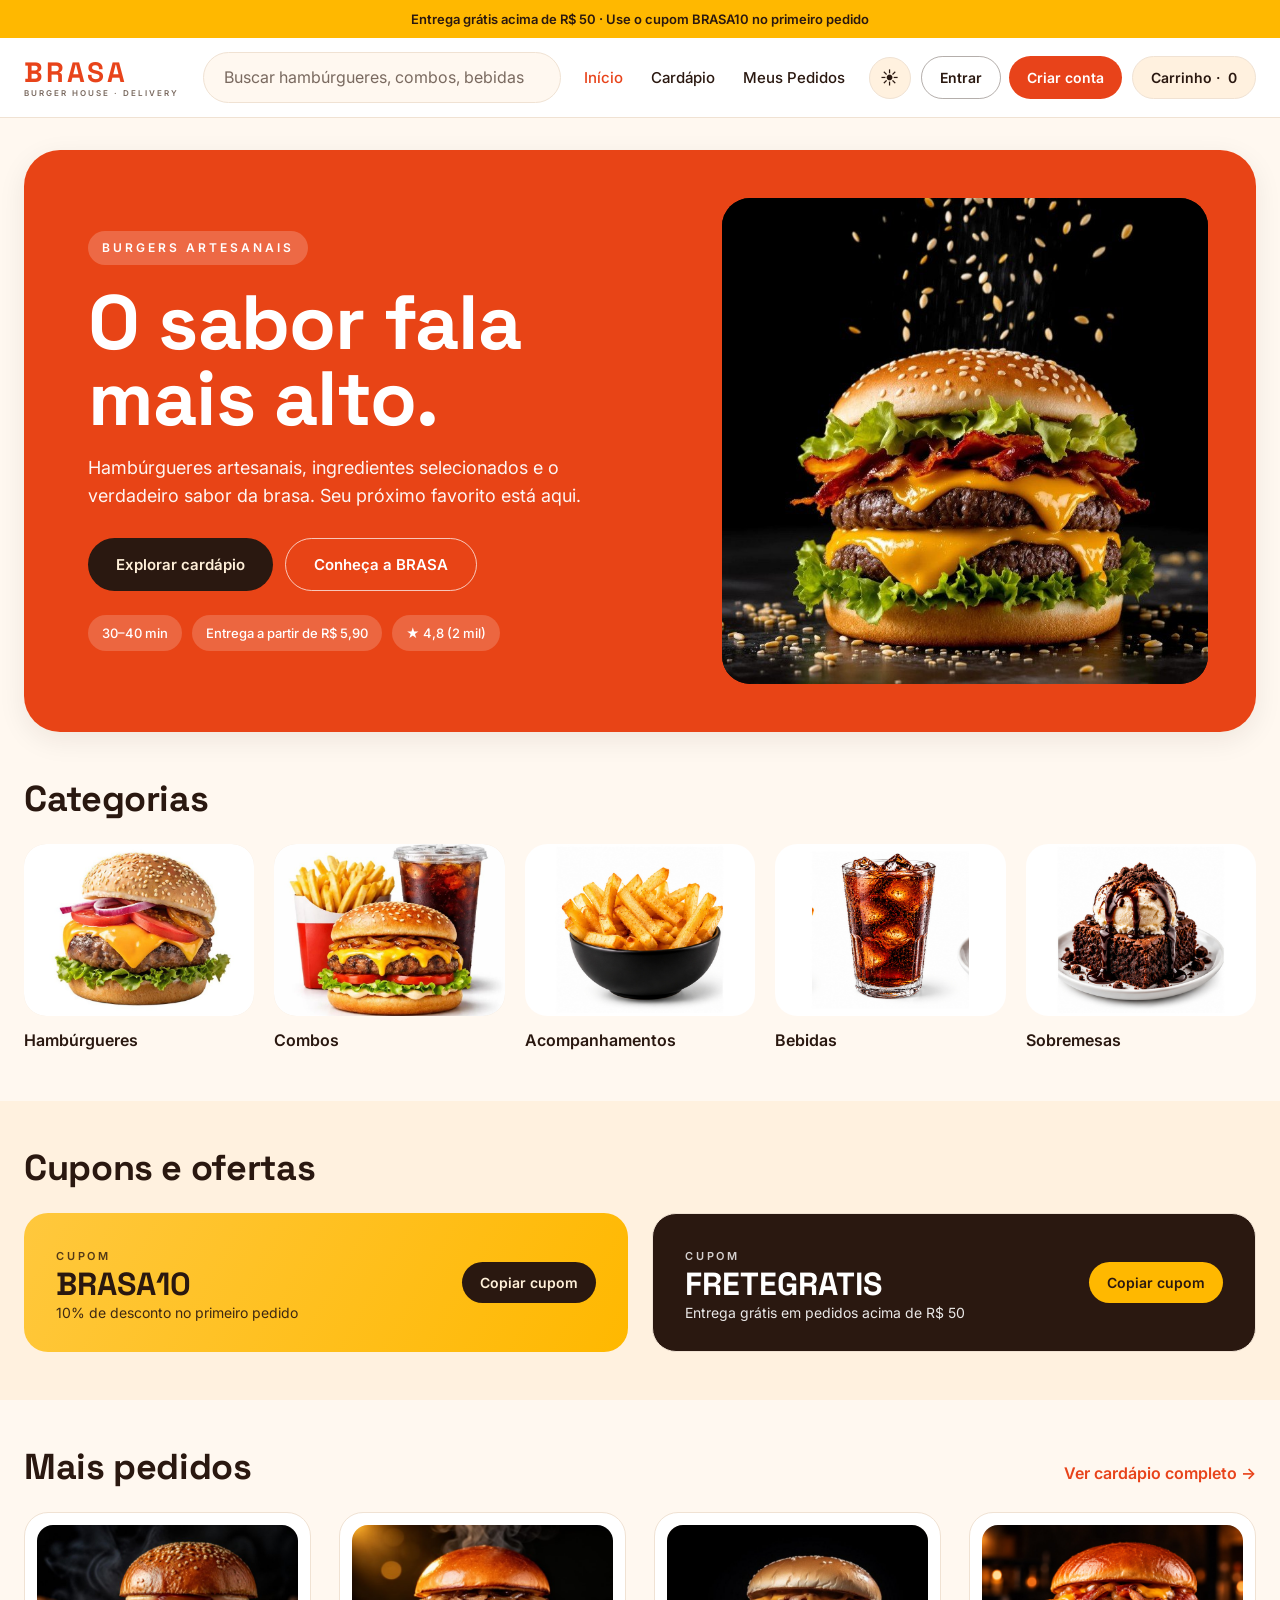
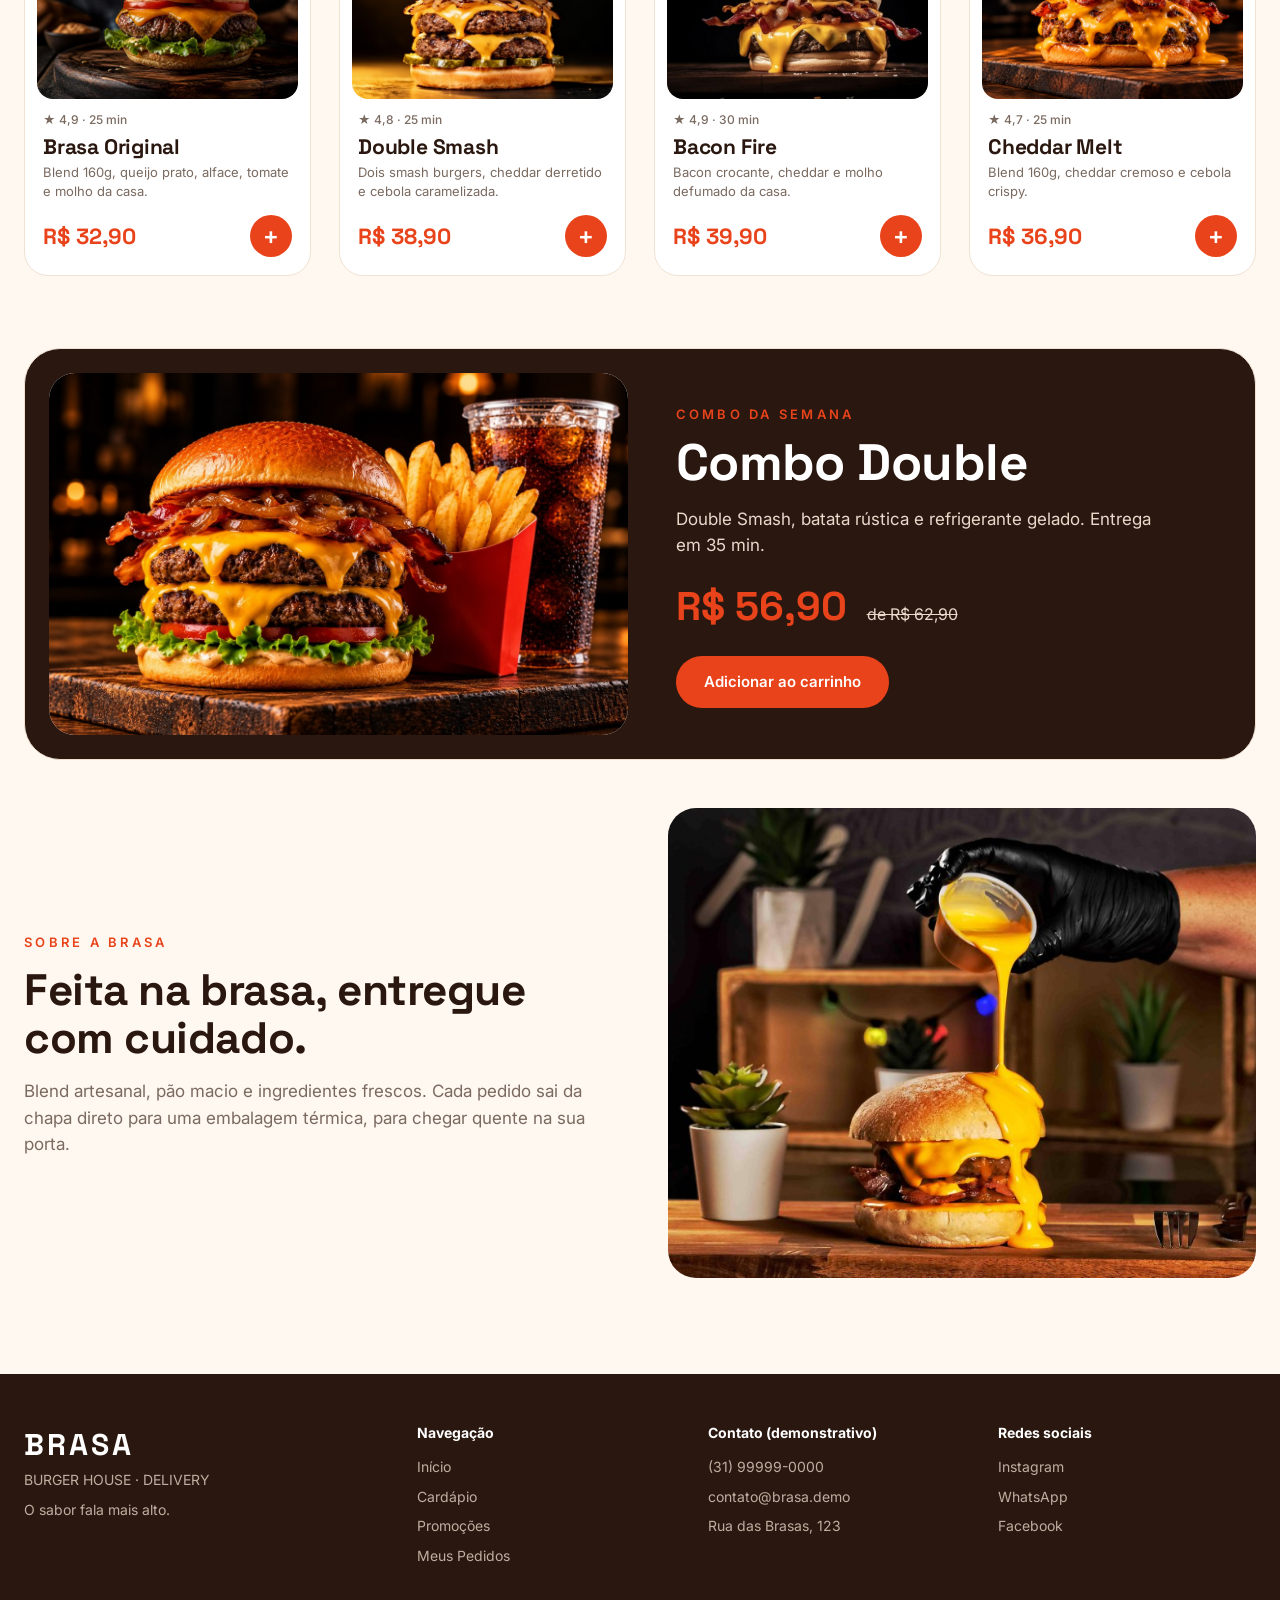
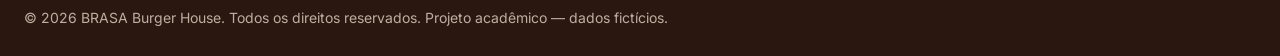
<file: index.html>
<!DOCTYPE html>
<html lang="pt-BR">
<head>
<meta charset="utf-8">
<meta name="viewport" content="width=device-width, initial-scale=1">
<title>Início — BRASA Burger House</title>
<meta name="description" content="BRASA Burger House — hambúrgueres artesanais com delivery. O sabor fala mais alto.">
<link rel="preconnect" href="https://fonts.googleapis.com">
<link rel="preconnect" href="https://fonts.gstatic.com" crossorigin>
<link href="https://fonts.googleapis.com/css2?family=Inter:wght@400;500;600&family=Space+Grotesk:wght@700&display=swap" rel="stylesheet">
<link rel="stylesheet" href="style.css">
<script>try{document.documentElement.dataset.theme=JSON.parse(localStorage.getItem('brasa_theme'))||'light'}catch(e){document.documentElement.dataset.theme='light'}</script>
</head>
<body data-page="home">
<div class="topbar">Entrega grátis acima de R$ 50 · Use o cupom BRASA10 no primeiro pedido</div>
<header class="header">
  <div class="container nav">
    <a class="logo" href="index.html" aria-label="BRASA Burger House — início"><b>BRASA</b><small>BURGER HOUSE · DELIVERY</small></a>
    <form class="search" action="cardapio.html" role="search"><input type="search" name="q" placeholder="Buscar hambúrgueres, combos, bebidas..." aria-label="Buscar"></form>
    <nav class="links" aria-label="Principal">
      <a data-nav="home" href="index.html">Início</a>
      <a data-nav="cardapio" href="cardapio.html">Cardápio</a>
      <a data-nav="pedidos" href="pedidos.html">Meus Pedidos</a>
    </nav>
    <div class="actions">
      <button class="icon-btn" id="themeBtn" aria-label="Alternar entre modo claro e escuro" title="Alternar tema"><span class="ico-sun">☀</span><span class="ico-moon">☾</span></button>
      <span id="authArea"></span>
      <a class="btn btn-soft btn-sm cart-link" href="carrinho.html" data-nav="carrinho">Carrinho · <span id="cartCount">0</span></a>
    </div>
  </div>
</header>
<main>
<section class="container">
  <div class="hero">
    <div>
      <span class="eyebrow">BURGERS ARTESANAIS</span>
      <h1>O sabor fala mais alto.</h1>
      <p>Hambúrgueres artesanais, ingredientes selecionados e o verdadeiro sabor da brasa. Seu próximo favorito está aqui.</p>
      <div class="hero-actions"><a class="btn btn-dark" href="cardapio.html">Explorar cardápio</a><a class="btn btn-light-ghost" href="#sobre">Conheça a BRASA</a></div>
      <ul class="pills"><li>30–40 min</li><li>Entrega a partir de R$ 5,90</li><li>★ 4,8 (2 mil)</li></ul>
    </div>
    <div class="hero-img"><img src="hero.jpg" alt="Hambúrguer artesanal duplo com cheddar derretido e bacon" fetchpriority="high"></div>
  </div>
</section>
<section class="section container"><h2>Categorias</h2><div class="cats"><a class="cat" href="cardapio.html?cat=burgers"><span class="ph"><img src="cat_burger.jpg" alt="" loading="lazy"></span><span>Hambúrgueres</span></a><a class="cat" href="cardapio.html?cat=combos"><span class="ph"><img src="cat_combo.jpg" alt="" loading="lazy"></span><span>Combos</span></a><a class="cat" href="cardapio.html?cat=sides"><span class="ph"><img src="p_batata.jpg" alt="" loading="lazy"></span><span>Acompanhamentos</span></a><a class="cat" href="cardapio.html?cat=drinks"><span class="ph"><img src="p_refrigerante.jpg" alt="" loading="lazy"></span><span>Bebidas</span></a><a class="cat" href="cardapio.html?cat=desserts"><span class="ph"><img src="p_brownie.jpg" alt="" loading="lazy"></span><span>Sobremesas</span></a></div></section>
<section class="band" id="cupons"><div class="container"><h2 style="font-size:clamp(28px,3vw,36px);margin-bottom:24px">Cupons e ofertas</h2>
  <div class="coupons">
    <article class="coupon coupon-a"><div><small>CUPOM</small><strong>BRASA10</strong><p>10% de desconto no primeiro pedido</p></div><button class="btn btn-dark btn-sm" data-copy="BRASA10">Copiar cupom</button></article>
    <article class="coupon coupon-b"><div><small>CUPOM</small><strong>FRETEGRATIS</strong><p>Entrega grátis em pedidos acima de R$ 50</p></div><button class="btn btn-dark btn-sm" data-copy="FRETEGRATIS">Copiar cupom</button></article>
  </div></div></section>
<section class="section container"><div class="head"><h2>Mais pedidos</h2><a class="link" href="cardapio.html">Ver cardápio completo →</a></div><div class="grid" id="featured"></div></section>
<section class="container"><div class="promo">
  <div class="promo-img"><img src="combo_double.jpg" alt="Combo Double com hambúrguer duplo, batata frita e refrigerante" loading="lazy"></div>
  <div><small>COMBO DA SEMANA</small><h2>Combo Double</h2><p>Double Smash, batata rústica e refrigerante gelado. Entrega em 35 min.</p>
    <div class="big">R$ 56,90 <s>de R$ 62,90</s></div><button class="btn btn-pri" data-add="combo-double">Adicionar ao carrinho</button></div>
</div></section>
<section class="section container" id="sobre"><div class="about">
  <div><small>SOBRE A BRASA</small><h2>Feita na brasa, entregue com cuidado.</h2><p>Blend artesanal, pão macio e ingredientes frescos. Cada pedido sai da chapa direto para uma embalagem térmica, para chegar quente na sua porta.</p></div>
  <div class="about-img"><img src="sobre.jpg" alt="Cheddar sendo derramado sobre um hambúrguer artesanal" loading="lazy"></div>
</div></section>
</main>
<footer class="footer">
  <div class="container">
    <div class="foot-grid">
      <div><b class="brand">BRASA</b><p>BURGER HOUSE · DELIVERY</p><p style="margin-top:8px">O sabor fala mais alto.</p></div>
      <div><h4>Navegação</h4><ul><li><a href="index.html">Início</a></li><li><a href="cardapio.html">Cardápio</a></li><li><a href="index.html#cupons">Promoções</a></li><li><a href="pedidos.html">Meus Pedidos</a></li></ul></div>
      <div><h4>Contato (demonstrativo)</h4><ul><li>(31) 99999-0000</li><li>contato@brasa.demo</li><li>Rua das Brasas, 123</li></ul></div>
      <div><h4>Redes sociais</h4><ul><li><a href="#">Instagram</a></li><li><a href="#">WhatsApp</a></li><li><a href="#">Facebook</a></li></ul></div>
    </div>
    <p class="copy">© 2026 BRASA Burger House. Todos os direitos reservados. Projeto acadêmico — dados fictícios.</p>
  </div>
</footer>
<nav class="bnav" aria-label="Navegação inferior">
  <a data-nav="home" href="index.html">Início</a>
  <a data-nav="cardapio" href="cardapio.html">Cardápio</a>
  <a data-nav="carrinho" href="carrinho.html">Carrinho<i id="cartCountM"></i></a>
  <a data-nav="pedidos" href="pedidos.html">Pedidos</a>
  <a data-nav="perfil" href="perfil.html">Perfil</a>
</nav>
<script src="script.js"></script>
</body>
</html>
</file>
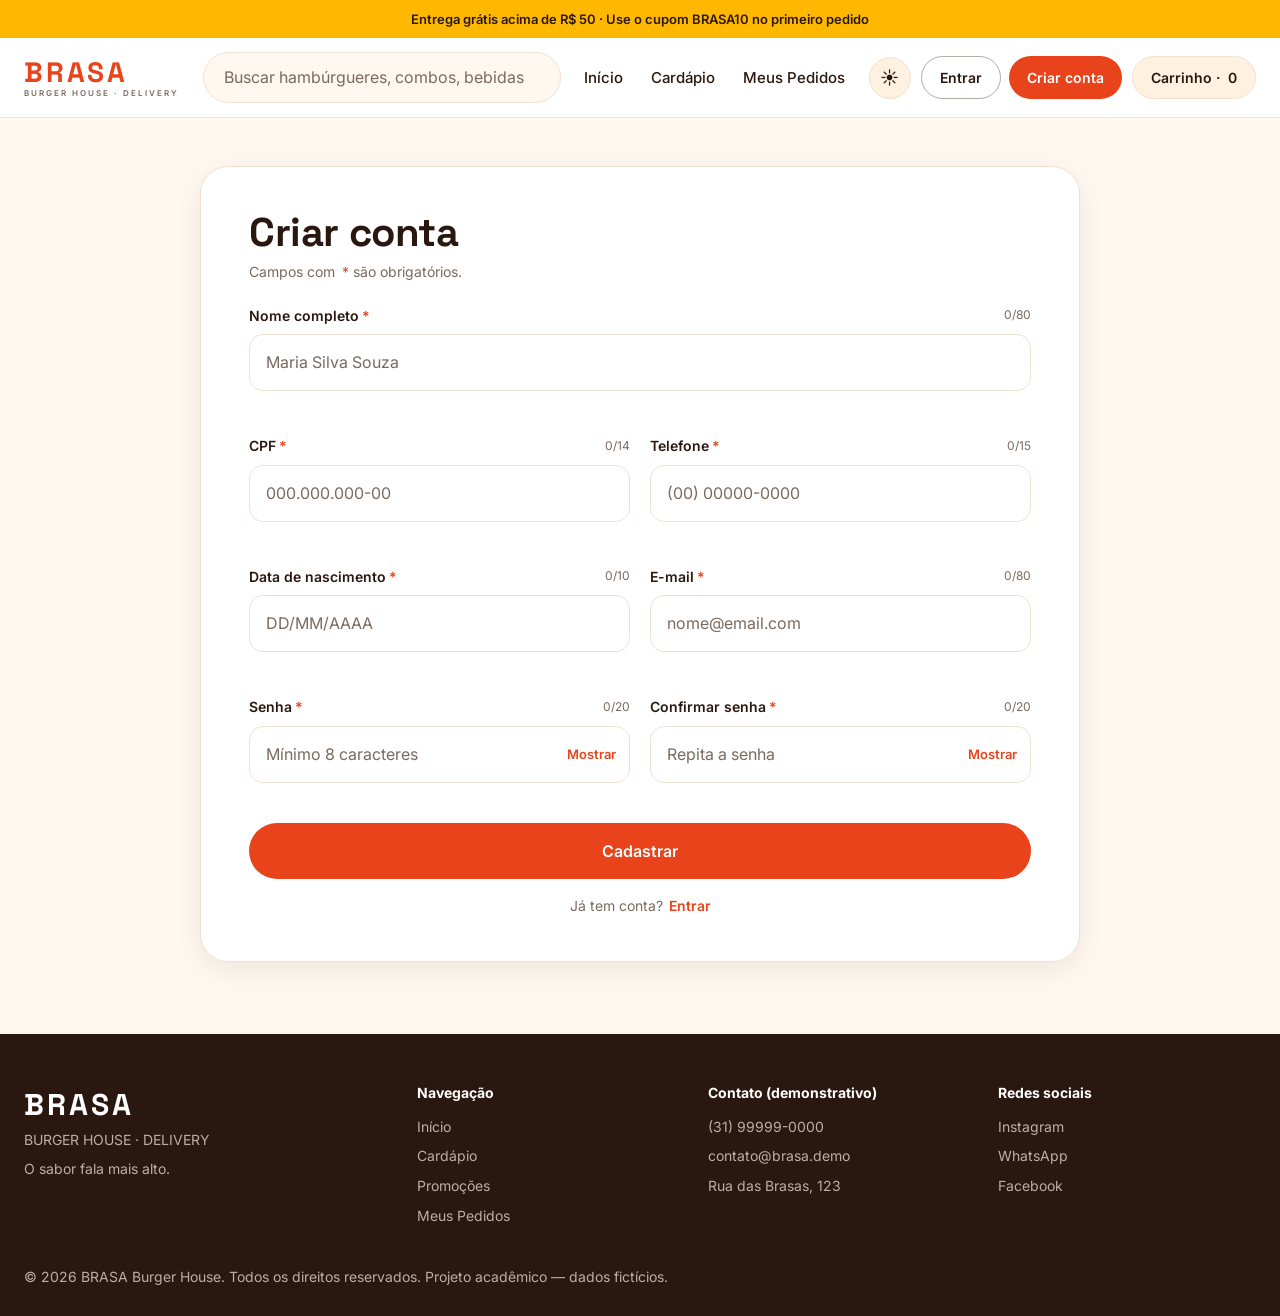
<file: cadastro.html>
<!DOCTYPE html>
<html lang="pt-BR">
<head>
<meta charset="utf-8">
<meta name="viewport" content="width=device-width, initial-scale=1">
<title>Criar conta — BRASA Burger House</title>
<meta name="description" content="BRASA Burger House — hambúrgueres artesanais com delivery. O sabor fala mais alto.">
<link rel="preconnect" href="https://fonts.googleapis.com">
<link rel="preconnect" href="https://fonts.gstatic.com" crossorigin>
<link href="https://fonts.googleapis.com/css2?family=Inter:wght@400;500;600&family=Space+Grotesk:wght@700&display=swap" rel="stylesheet">
<link rel="stylesheet" href="style.css">
<script>try{document.documentElement.dataset.theme=JSON.parse(localStorage.getItem('brasa_theme'))||'light'}catch(e){document.documentElement.dataset.theme='light'}</script>
</head>
<body data-page="cadastro">
<div class="topbar">Entrega grátis acima de R$ 50 · Use o cupom BRASA10 no primeiro pedido</div>
<header class="header">
  <div class="container nav">
    <a class="logo" href="index.html" aria-label="BRASA Burger House — início"><b>BRASA</b><small>BURGER HOUSE · DELIVERY</small></a>
    <form class="search" action="cardapio.html" role="search"><input type="search" name="q" placeholder="Buscar hambúrgueres, combos, bebidas..." aria-label="Buscar"></form>
    <nav class="links" aria-label="Principal">
      <a data-nav="home" href="index.html">Início</a>
      <a data-nav="cardapio" href="cardapio.html">Cardápio</a>
      <a data-nav="pedidos" href="pedidos.html">Meus Pedidos</a>
    </nav>
    <div class="actions">
      <button class="icon-btn" id="themeBtn" aria-label="Alternar entre modo claro e escuro" title="Alternar tema"><span class="ico-sun">☀</span><span class="ico-moon">☾</span></button>
      <span id="authArea"></span>
      <a class="btn btn-soft btn-sm cart-link" href="carrinho.html" data-nav="carrinho">Carrinho · <span id="cartCount">0</span></a>
    </div>
  </div>
</header>
<main class="container">
  <div class="reg-card">
    <h1>Criar conta</h1><p class="muted">Campos com <span class="req">*</span> são obrigatórios.</p>
    <form class="form" id="regForm" novalidate>
      <div class="form-grid">
        <div class="full"><div class="field" data-field="name"><label for="name">Nome completo<span class="req" aria-hidden="true">*</span><span class="counter">0/80</span></label><div class="input-wrap"><input id="name" name="name" type="text" placeholder="Maria Silva Souza" maxlength="80" autocomplete="name" required aria-required="true"></div><p class="msg" role="alert"></p></div></div>
        <div class="field" data-field="cpf"><label for="cpf">CPF<span class="req" aria-hidden="true">*</span><span class="counter">0/14</span></label><div class="input-wrap"><input id="cpf" name="cpf" type="text" placeholder="000.000.000-00" maxlength="14" inputmode="numeric" required aria-required="true"></div><p class="msg" role="alert"></p></div>
        <div class="field" data-field="phone"><label for="phone">Telefone<span class="req" aria-hidden="true">*</span><span class="counter">0/15</span></label><div class="input-wrap"><input id="phone" name="phone" type="tel" placeholder="(00) 00000-0000" maxlength="15" inputmode="tel" autocomplete="tel" required aria-required="true"></div><p class="msg" role="alert"></p></div>
        <div class="field" data-field="birth"><label for="birth">Data de nascimento<span class="req" aria-hidden="true">*</span><span class="counter">0/10</span></label><div class="input-wrap"><input id="birth" name="birth" type="text" placeholder="DD/MM/AAAA" maxlength="10" inputmode="numeric" required aria-required="true"></div><p class="msg" role="alert"></p></div>
        <div class="field" data-field="email"><label for="email">E-mail<span class="req" aria-hidden="true">*</span><span class="counter">0/80</span></label><div class="input-wrap"><input id="email" name="email" type="email" placeholder="nome@email.com" maxlength="80" inputmode="email" autocomplete="email" required aria-required="true"></div><p class="msg" role="alert"></p></div>
        <div class="field" data-field="password"><label for="password">Senha<span class="req" aria-hidden="true">*</span><span class="counter">0/20</span></label><div class="input-wrap"><input id="password" name="password" type="password" placeholder="Mínimo 8 caracteres" maxlength="20" autocomplete="new-password" required aria-required="true"> <button type="button" class="toggle-pass">Mostrar</button></div><p class="msg" role="alert"></p></div>
        <div class="field" data-field="confirm"><label for="confirm">Confirmar senha<span class="req" aria-hidden="true">*</span><span class="counter">0/20</span></label><div class="input-wrap"><input id="confirm" name="confirm" type="password" placeholder="Repita a senha" maxlength="20" autocomplete="new-password" required aria-required="true"> <button type="button" class="toggle-pass">Mostrar</button></div><p class="msg" role="alert"></p></div>
      </div>
      <p class="form-error" id="formError" role="alert" hidden></p>
      <button class="btn btn-pri btn-block" type="submit">Cadastrar</button>
      <p class="alt">Já tem conta? <a href="login.html">Entrar</a></p>
    </form>
  </div>
</main>
<footer class="footer">
  <div class="container">
    <div class="foot-grid">
      <div><b class="brand">BRASA</b><p>BURGER HOUSE · DELIVERY</p><p style="margin-top:8px">O sabor fala mais alto.</p></div>
      <div><h4>Navegação</h4><ul><li><a href="index.html">Início</a></li><li><a href="cardapio.html">Cardápio</a></li><li><a href="index.html#cupons">Promoções</a></li><li><a href="pedidos.html">Meus Pedidos</a></li></ul></div>
      <div><h4>Contato (demonstrativo)</h4><ul><li>(31) 99999-0000</li><li>contato@brasa.demo</li><li>Rua das Brasas, 123</li></ul></div>
      <div><h4>Redes sociais</h4><ul><li><a href="#">Instagram</a></li><li><a href="#">WhatsApp</a></li><li><a href="#">Facebook</a></li></ul></div>
    </div>
    <p class="copy">© 2026 BRASA Burger House. Todos os direitos reservados. Projeto acadêmico — dados fictícios.</p>
  </div>
</footer>
<nav class="bnav" aria-label="Navegação inferior">
  <a data-nav="home" href="index.html">Início</a>
  <a data-nav="cardapio" href="cardapio.html">Cardápio</a>
  <a data-nav="carrinho" href="carrinho.html">Carrinho<i id="cartCountM"></i></a>
  <a data-nav="pedidos" href="pedidos.html">Pedidos</a>
  <a data-nav="perfil" href="perfil.html">Perfil</a>
</nav>
<script src="script.js"></script>
</body>
</html>
</file>
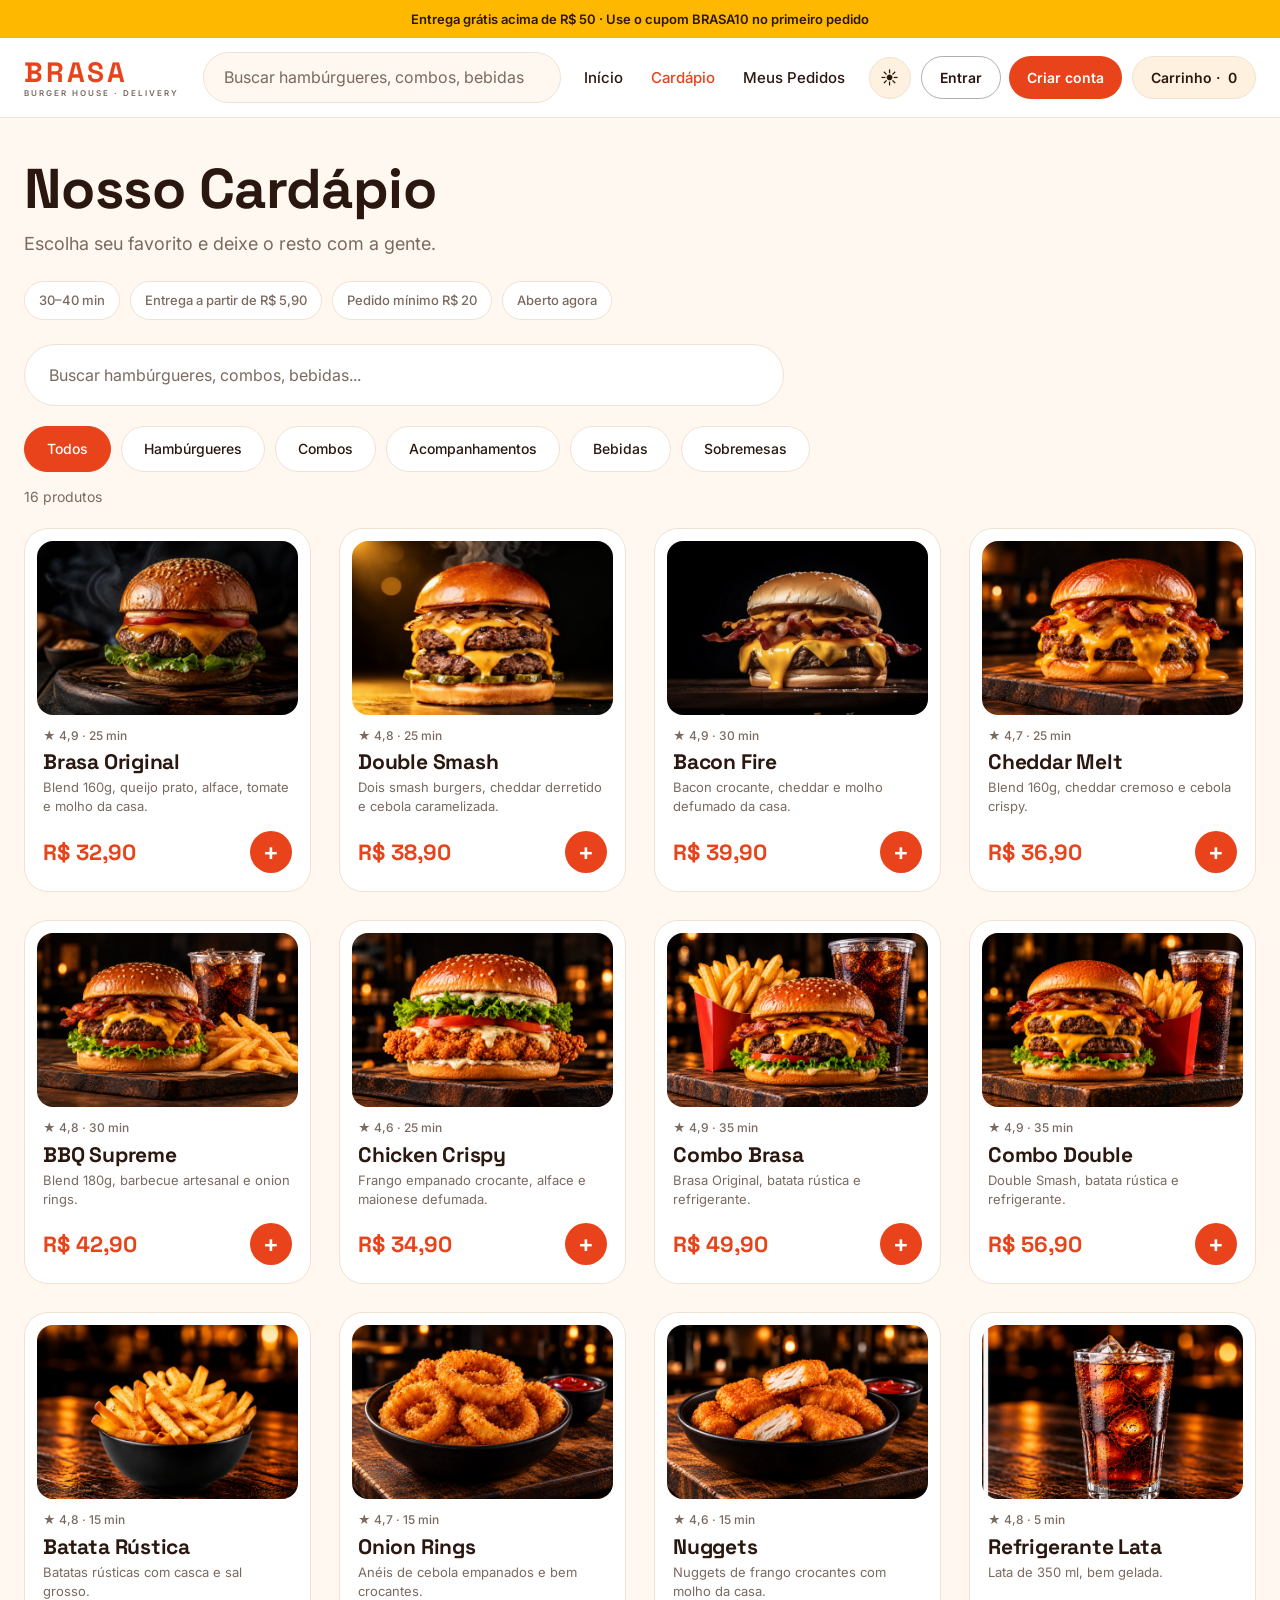
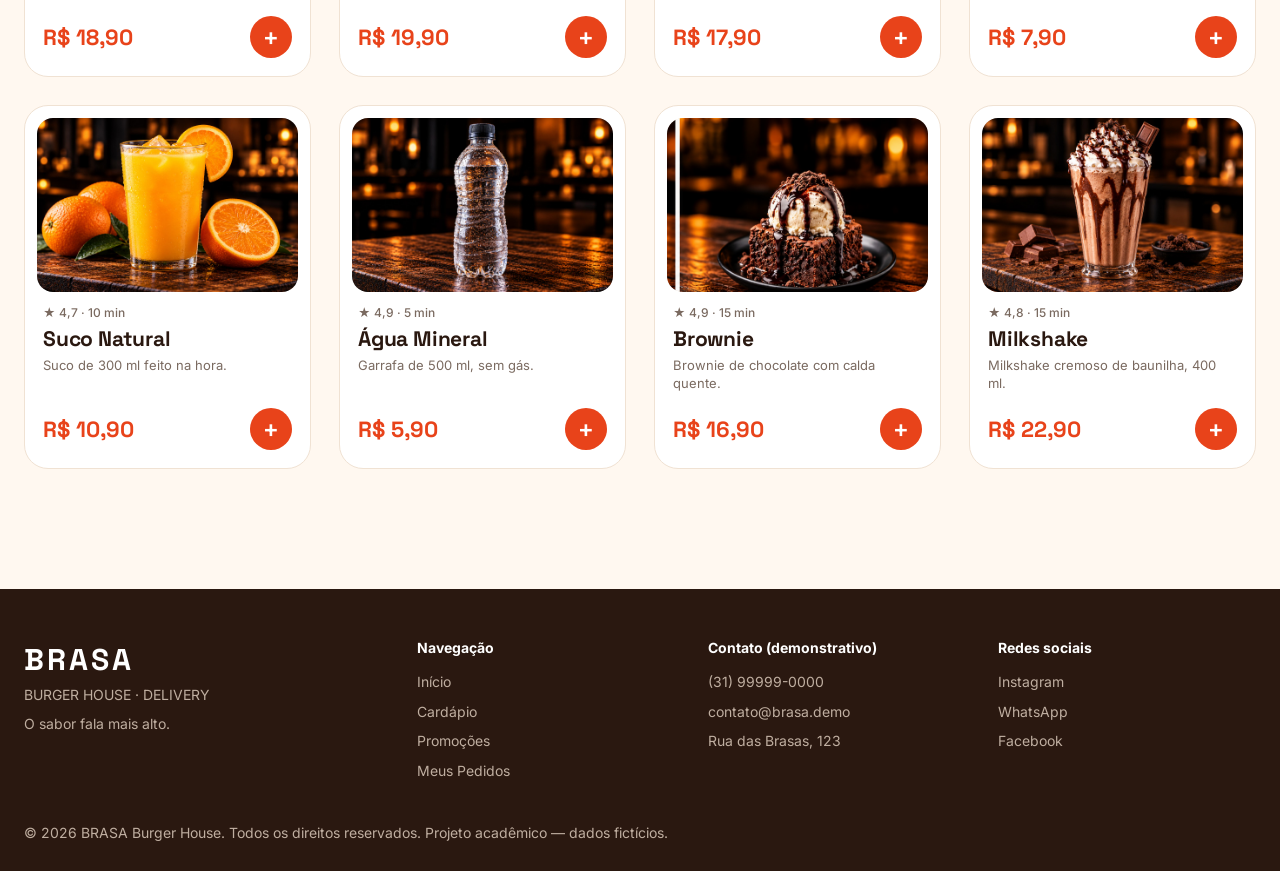
<file: cardapio.html>
<!DOCTYPE html>
<html lang="pt-BR">
<head>
<meta charset="utf-8">
<meta name="viewport" content="width=device-width, initial-scale=1">
<title>Cardápio — BRASA Burger House</title>
<meta name="description" content="BRASA Burger House — hambúrgueres artesanais com delivery. O sabor fala mais alto.">
<link rel="preconnect" href="https://fonts.googleapis.com">
<link rel="preconnect" href="https://fonts.gstatic.com" crossorigin>
<link href="https://fonts.googleapis.com/css2?family=Inter:wght@400;500;600&family=Space+Grotesk:wght@700&display=swap" rel="stylesheet">
<link rel="stylesheet" href="style.css">
<script>try{document.documentElement.dataset.theme=JSON.parse(localStorage.getItem('brasa_theme'))||'light'}catch(e){document.documentElement.dataset.theme='light'}</script>
</head>
<body data-page="cardapio">
<div class="topbar">Entrega grátis acima de R$ 50 · Use o cupom BRASA10 no primeiro pedido</div>
<header class="header">
  <div class="container nav">
    <a class="logo" href="index.html" aria-label="BRASA Burger House — início"><b>BRASA</b><small>BURGER HOUSE · DELIVERY</small></a>
    <form class="search" action="cardapio.html" role="search"><input type="search" name="q" placeholder="Buscar hambúrgueres, combos, bebidas..." aria-label="Buscar"></form>
    <nav class="links" aria-label="Principal">
      <a data-nav="home" href="index.html">Início</a>
      <a data-nav="cardapio" href="cardapio.html">Cardápio</a>
      <a data-nav="pedidos" href="pedidos.html">Meus Pedidos</a>
    </nav>
    <div class="actions">
      <button class="icon-btn" id="themeBtn" aria-label="Alternar entre modo claro e escuro" title="Alternar tema"><span class="ico-sun">☀</span><span class="ico-moon">☾</span></button>
      <span id="authArea"></span>
      <a class="btn btn-soft btn-sm cart-link" href="carrinho.html" data-nav="carrinho">Carrinho · <span id="cartCount">0</span></a>
    </div>
  </div>
</header>
<main class="container page">
  <header class="page-head"><h1>Nosso Cardápio</h1><p>Escolha seu favorito e deixe o resto com a gente.</p>
    <ul class="pills pills-soft"><li>30–40 min</li><li>Entrega a partir de R$ 5,90</li><li>Pedido mínimo R$ 20</li><li>Aberto agora</li></ul></header>
  <div class="searchbar"><input id="q" type="search" placeholder="Buscar hambúrgueres, combos, bebidas..." aria-label="Buscar no cardápio"></div>
  <div class="chips" role="group" aria-label="Filtrar por categoria"><button class="chip" data-cat="all">Todos</button><button class="chip" data-cat="burgers">Hambúrgueres</button><button class="chip" data-cat="combos">Combos</button><button class="chip" data-cat="sides">Acompanhamentos</button><button class="chip" data-cat="drinks">Bebidas</button><button class="chip" data-cat="desserts">Sobremesas</button></div>
  <p class="count" id="count" aria-live="polite"></p>
  <div class="grid" id="grid"></div>
  <div class="empty" id="empty" hidden><div class="ic">0</div><h2>Nenhum produto encontrado</h2><p>Tente outro termo ou limpe os filtros para ver o cardápio completo.</p><button class="btn btn-pri" id="clear">Limpar busca</button></div>
</main>
<footer class="footer">
  <div class="container">
    <div class="foot-grid">
      <div><b class="brand">BRASA</b><p>BURGER HOUSE · DELIVERY</p><p style="margin-top:8px">O sabor fala mais alto.</p></div>
      <div><h4>Navegação</h4><ul><li><a href="index.html">Início</a></li><li><a href="cardapio.html">Cardápio</a></li><li><a href="index.html#cupons">Promoções</a></li><li><a href="pedidos.html">Meus Pedidos</a></li></ul></div>
      <div><h4>Contato (demonstrativo)</h4><ul><li>(31) 99999-0000</li><li>contato@brasa.demo</li><li>Rua das Brasas, 123</li></ul></div>
      <div><h4>Redes sociais</h4><ul><li><a href="#">Instagram</a></li><li><a href="#">WhatsApp</a></li><li><a href="#">Facebook</a></li></ul></div>
    </div>
    <p class="copy">© 2026 BRASA Burger House. Todos os direitos reservados. Projeto acadêmico — dados fictícios.</p>
  </div>
</footer>
<nav class="bnav" aria-label="Navegação inferior">
  <a data-nav="home" href="index.html">Início</a>
  <a data-nav="cardapio" href="cardapio.html">Cardápio</a>
  <a data-nav="carrinho" href="carrinho.html">Carrinho<i id="cartCountM"></i></a>
  <a data-nav="pedidos" href="pedidos.html">Pedidos</a>
  <a data-nav="perfil" href="perfil.html">Perfil</a>
</nav>
<script src="script.js"></script>
</body>
</html>
</file>
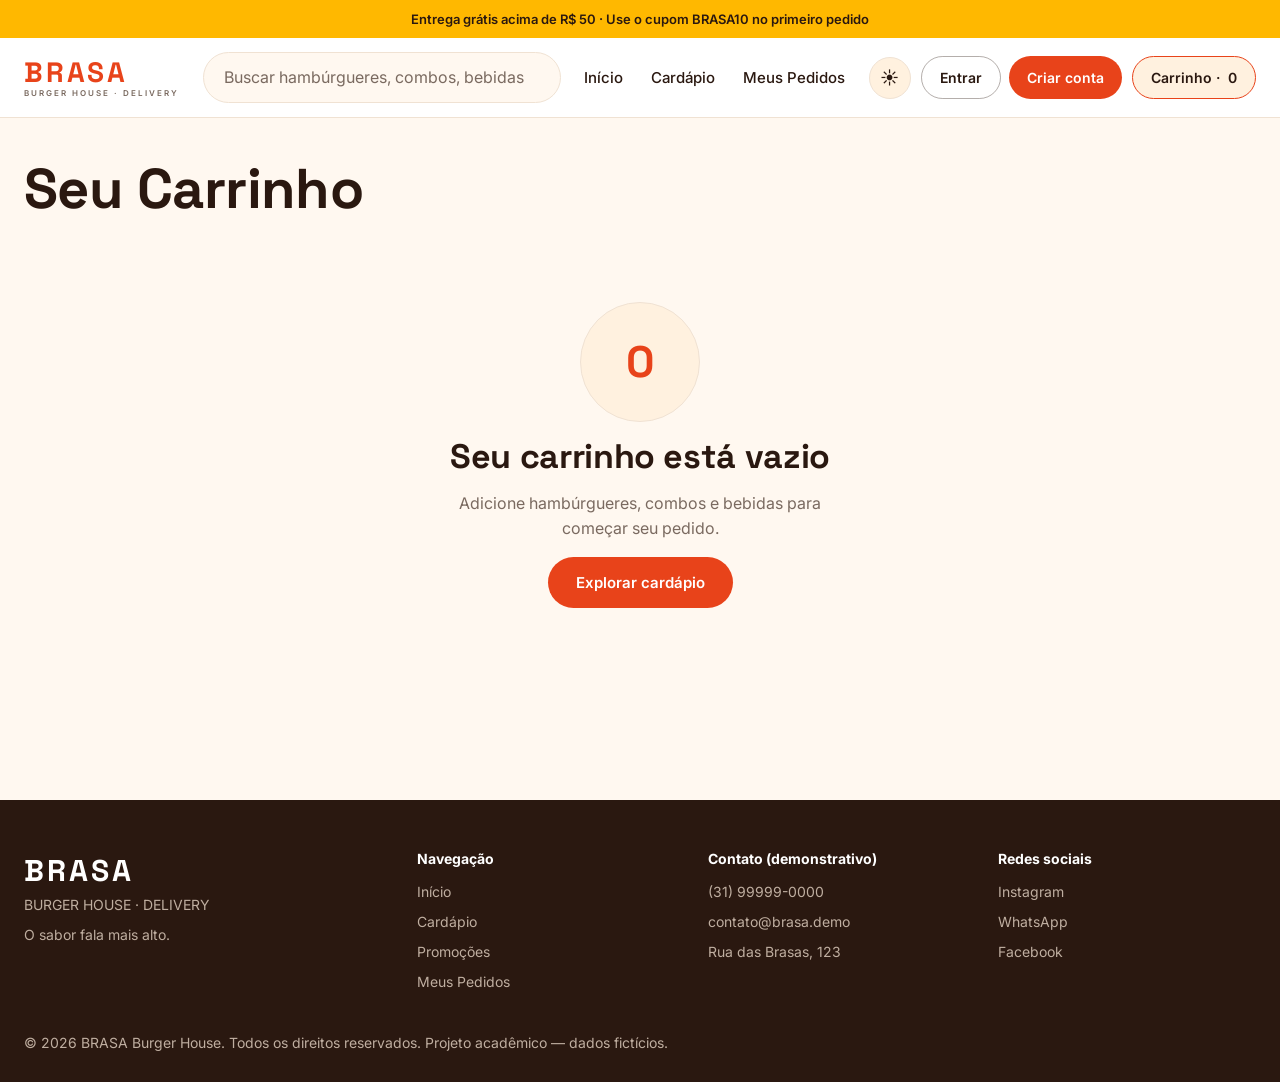
<file: carrinho.html>
<!DOCTYPE html>
<html lang="pt-BR">
<head>
<meta charset="utf-8">
<meta name="viewport" content="width=device-width, initial-scale=1">
<title>Seu Carrinho — BRASA Burger House</title>
<meta name="description" content="BRASA Burger House — hambúrgueres artesanais com delivery. O sabor fala mais alto.">
<link rel="preconnect" href="https://fonts.googleapis.com">
<link rel="preconnect" href="https://fonts.gstatic.com" crossorigin>
<link href="https://fonts.googleapis.com/css2?family=Inter:wght@400;500;600&family=Space+Grotesk:wght@700&display=swap" rel="stylesheet">
<link rel="stylesheet" href="style.css">
<script>try{document.documentElement.dataset.theme=JSON.parse(localStorage.getItem('brasa_theme'))||'light'}catch(e){document.documentElement.dataset.theme='light'}</script>
</head>
<body data-page="carrinho">
<div class="topbar">Entrega grátis acima de R$ 50 · Use o cupom BRASA10 no primeiro pedido</div>
<header class="header">
  <div class="container nav">
    <a class="logo" href="index.html" aria-label="BRASA Burger House — início"><b>BRASA</b><small>BURGER HOUSE · DELIVERY</small></a>
    <form class="search" action="cardapio.html" role="search"><input type="search" name="q" placeholder="Buscar hambúrgueres, combos, bebidas..." aria-label="Buscar"></form>
    <nav class="links" aria-label="Principal">
      <a data-nav="home" href="index.html">Início</a>
      <a data-nav="cardapio" href="cardapio.html">Cardápio</a>
      <a data-nav="pedidos" href="pedidos.html">Meus Pedidos</a>
    </nav>
    <div class="actions">
      <button class="icon-btn" id="themeBtn" aria-label="Alternar entre modo claro e escuro" title="Alternar tema"><span class="ico-sun">☀</span><span class="ico-moon">☾</span></button>
      <span id="authArea"></span>
      <a class="btn btn-soft btn-sm cart-link" href="carrinho.html" data-nav="carrinho">Carrinho · <span id="cartCount">0</span></a>
    </div>
  </div>
</header>
<main class="container page">
  <h1>Seu Carrinho <span class="muted" id="cartTitleCount" style="font:400 16px Inter,sans-serif"></span></h1>
  <div class="cart-layout" id="cartLayout">
    <section class="items" id="items" aria-label="Itens do carrinho"></section>
    <aside class="summary" aria-label="Resumo do pedido">
      <h2>Resumo do pedido</h2>
      <div class="sum-row"><span>Subtotal</span><b id="sub">R$ 0,00</b></div>
      <div class="sum-row" id="discRow" hidden><span>Desconto</span><b id="disc"></b></div>
      <div class="sum-row"><span>Taxa de entrega</span><b id="fee">R$ 0,00</b></div>
      <div class="sum-total"><span>Total</span><b id="total">R$ 0,00</b></div>
      <form class="coupon-form" id="couponForm"><input id="couponIn" placeholder="Cupom: BRASA10" aria-label="Cupom de desconto" maxlength="20"><button class="btn btn-ghost btn-sm" type="submit">Aplicar</button></form>
      <p class="coupon-msg" id="couponMsg" role="status"></p>
      <button class="btn btn-pri btn-block" id="checkout">Finalizar pedido</button>
      <p class="muted" style="text-align:center">Entrega estimada: 30–40 min</p>
      <a class="link" href="cardapio.html" style="text-align:center">← Continuar comprando</a>
    </aside>
  </div>
  <div class="empty" id="cartEmpty" hidden><div class="ic">0</div><h2>Seu carrinho está vazio</h2><p>Adicione hambúrgueres, combos e bebidas para começar seu pedido.</p><a class="btn btn-pri" href="cardapio.html">Explorar cardápio</a></div>
</main>
<footer class="footer">
  <div class="container">
    <div class="foot-grid">
      <div><b class="brand">BRASA</b><p>BURGER HOUSE · DELIVERY</p><p style="margin-top:8px">O sabor fala mais alto.</p></div>
      <div><h4>Navegação</h4><ul><li><a href="index.html">Início</a></li><li><a href="cardapio.html">Cardápio</a></li><li><a href="index.html#cupons">Promoções</a></li><li><a href="pedidos.html">Meus Pedidos</a></li></ul></div>
      <div><h4>Contato (demonstrativo)</h4><ul><li>(31) 99999-0000</li><li>contato@brasa.demo</li><li>Rua das Brasas, 123</li></ul></div>
      <div><h4>Redes sociais</h4><ul><li><a href="#">Instagram</a></li><li><a href="#">WhatsApp</a></li><li><a href="#">Facebook</a></li></ul></div>
    </div>
    <p class="copy">© 2026 BRASA Burger House. Todos os direitos reservados. Projeto acadêmico — dados fictícios.</p>
  </div>
</footer>
<nav class="bnav" aria-label="Navegação inferior">
  <a data-nav="home" href="index.html">Início</a>
  <a data-nav="cardapio" href="cardapio.html">Cardápio</a>
  <a data-nav="carrinho" href="carrinho.html">Carrinho<i id="cartCountM"></i></a>
  <a data-nav="pedidos" href="pedidos.html">Pedidos</a>
  <a data-nav="perfil" href="perfil.html">Perfil</a>
</nav>
<script src="script.js"></script>
</body>
</html>
</file>
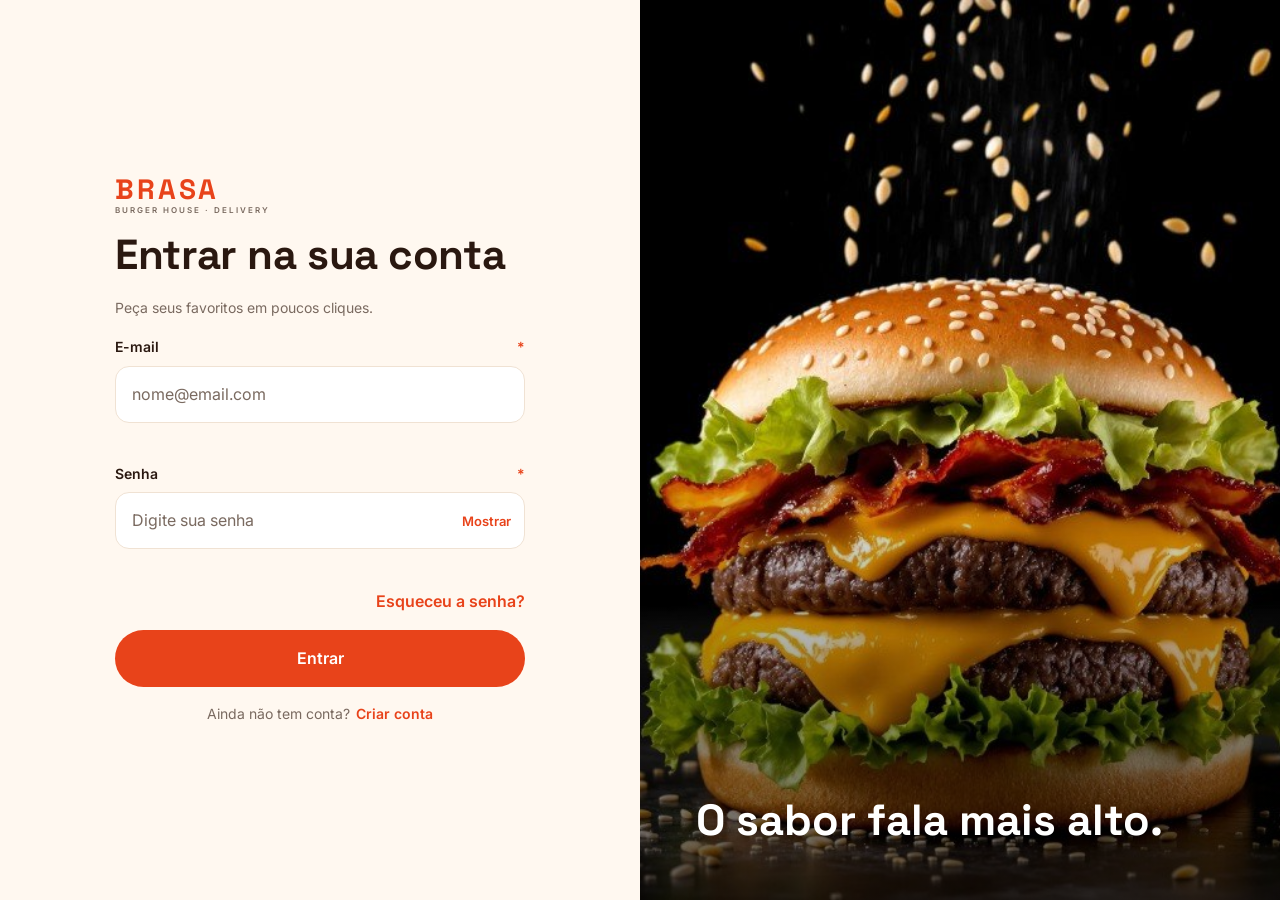
<file: login.html>
<!DOCTYPE html>
<html lang="pt-BR">
<head>
<meta charset="utf-8">
<meta name="viewport" content="width=device-width, initial-scale=1">
<title>Entrar — BRASA Burger House</title>
<meta name="description" content="BRASA Burger House — hambúrgueres artesanais com delivery. O sabor fala mais alto.">
<link rel="preconnect" href="https://fonts.googleapis.com">
<link rel="preconnect" href="https://fonts.gstatic.com" crossorigin>
<link href="https://fonts.googleapis.com/css2?family=Inter:wght@400;500;600&family=Space+Grotesk:wght@700&display=swap" rel="stylesheet">
<link rel="stylesheet" href="style.css">
<script>try{document.documentElement.dataset.theme=JSON.parse(localStorage.getItem('brasa_theme'))||'light'}catch(e){document.documentElement.dataset.theme='light'}</script>
</head>
<body data-page="login">
<main class="auth">
  <section class="auth-form">
    <a class="logo" href="index.html" aria-label="BRASA — início"><b>BRASA</b><small>BURGER HOUSE · DELIVERY</small></a>
    <h1>Entrar na sua conta</h1><p class="muted">Peça seus favoritos em poucos cliques.</p>
    <form class="form" id="loginForm" novalidate>
      <div class="field" data-field="email"><label for="email">E-mail<span class="req" aria-hidden="true">*</span></label><div class="input-wrap"><input id="email" name="email" type="email" placeholder="nome@email.com" inputmode="email" autocomplete="email" required aria-required="true"></div><p class="msg" role="alert"></p></div>
      <div class="field" data-field="loginPass"><label for="password">Senha<span class="req" aria-hidden="true">*</span></label><div class="input-wrap"><input id="password" name="password" type="password" placeholder="Digite sua senha" autocomplete="current-password" required aria-required="true"> <button type="button" class="toggle-pass">Mostrar</button></div><p class="msg" role="alert"></p></div>
      <p class="form-error" id="formError" role="alert" hidden></p>
      <div class="row-end"><a class="link" href="#" onclick="alert('Recuperação de senha será feita no back-end.');return false">Esqueceu a senha?</a></div>
      <button class="btn btn-pri btn-block" type="submit">Entrar</button>
      <p class="alt">Ainda não tem conta? <a href="cadastro.html">Criar conta</a></p>
    </form>
  </section>
  <aside class="auth-photo" aria-hidden="true"><img src="hero.jpg" alt=""><p>O sabor fala mais alto.</p></aside>
</main>
<nav class="bnav" aria-label="Navegação inferior">
  <a data-nav="home" href="index.html">Início</a>
  <a data-nav="cardapio" href="cardapio.html">Cardápio</a>
  <a data-nav="carrinho" href="carrinho.html">Carrinho<i id="cartCountM"></i></a>
  <a data-nav="pedidos" href="pedidos.html">Pedidos</a>
  <a data-nav="perfil" href="perfil.html">Perfil</a>
</nav>
<script src="script.js"></script>
</body>
</html>
</file>
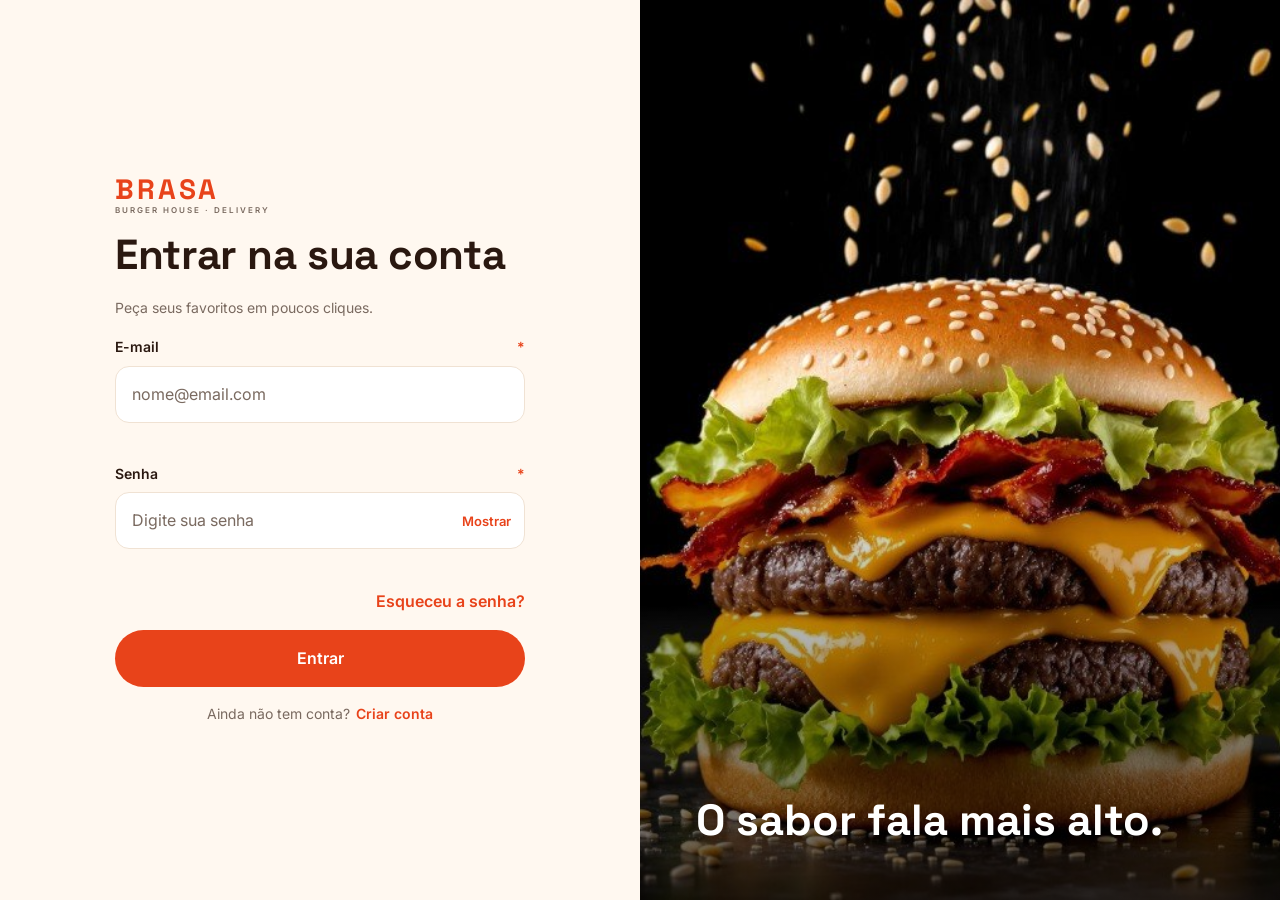
<file: pedidos.html>
<!DOCTYPE html>
<html lang="pt-BR">
<head>
<meta charset="utf-8">
<meta name="viewport" content="width=device-width, initial-scale=1">
<title>Meus Pedidos — BRASA Burger House</title>
<meta name="description" content="BRASA Burger House — hambúrgueres artesanais com delivery. O sabor fala mais alto.">
<link rel="preconnect" href="https://fonts.googleapis.com">
<link rel="preconnect" href="https://fonts.gstatic.com" crossorigin>
<link href="https://fonts.googleapis.com/css2?family=Inter:wght@400;500;600&family=Space+Grotesk:wght@700&display=swap" rel="stylesheet">
<link rel="stylesheet" href="style.css">
<script>try{document.documentElement.dataset.theme=JSON.parse(localStorage.getItem('brasa_theme'))||'light'}catch(e){document.documentElement.dataset.theme='light'}</script>
</head>
<body data-page="pedidos">
<div class="topbar">Entrega grátis acima de R$ 50 · Use o cupom BRASA10 no primeiro pedido</div>
<header class="header">
  <div class="container nav">
    <a class="logo" href="index.html" aria-label="BRASA Burger House — início"><b>BRASA</b><small>BURGER HOUSE · DELIVERY</small></a>
    <form class="search" action="cardapio.html" role="search"><input type="search" name="q" placeholder="Buscar hambúrgueres, combos, bebidas..." aria-label="Buscar"></form>
    <nav class="links" aria-label="Principal">
      <a data-nav="home" href="index.html">Início</a>
      <a data-nav="cardapio" href="cardapio.html">Cardápio</a>
      <a data-nav="pedidos" href="pedidos.html">Meus Pedidos</a>
    </nav>
    <div class="actions">
      <button class="icon-btn" id="themeBtn" aria-label="Alternar entre modo claro e escuro" title="Alternar tema"><span class="ico-sun">☀</span><span class="ico-moon">☾</span></button>
      <span id="authArea"></span>
      <a class="btn btn-soft btn-sm cart-link" href="carrinho.html" data-nav="carrinho">Carrinho · <span id="cartCount">0</span></a>
    </div>
  </div>
</header>
<main class="container page">
  <header class="page-head"><h1>Meus Pedidos</h1><p>Acompanhe o status e consulte seu histórico.</p></header>
  <div class="chips" id="statusChips" role="group" aria-label="Filtrar por status" style="margin-top:24px"></div>
  <div class="orders" id="orders"></div>
  <div class="empty" id="ordersNone" hidden><div class="ic">0</div><h2>Nenhum pedido com este status</h2><p>Escolha outro filtro para ver seus pedidos.</p></div>
  <div class="empty" id="ordersEmpty" hidden><div class="ic">0</div><h2>Você ainda não fez pedidos</h2><p>Quando você fizer seu primeiro pedido, ele aparecerá aqui.</p><a class="btn btn-pri" href="cardapio.html">Explorar cardápio</a></div>
</main>
<footer class="footer">
  <div class="container">
    <div class="foot-grid">
      <div><b class="brand">BRASA</b><p>BURGER HOUSE · DELIVERY</p><p style="margin-top:8px">O sabor fala mais alto.</p></div>
      <div><h4>Navegação</h4><ul><li><a href="index.html">Início</a></li><li><a href="cardapio.html">Cardápio</a></li><li><a href="index.html#cupons">Promoções</a></li><li><a href="pedidos.html">Meus Pedidos</a></li></ul></div>
      <div><h4>Contato (demonstrativo)</h4><ul><li>(31) 99999-0000</li><li>contato@brasa.demo</li><li>Rua das Brasas, 123</li></ul></div>
      <div><h4>Redes sociais</h4><ul><li><a href="#">Instagram</a></li><li><a href="#">WhatsApp</a></li><li><a href="#">Facebook</a></li></ul></div>
    </div>
    <p class="copy">© 2026 BRASA Burger House. Todos os direitos reservados. Projeto acadêmico — dados fictícios.</p>
  </div>
</footer>
<nav class="bnav" aria-label="Navegação inferior">
  <a data-nav="home" href="index.html">Início</a>
  <a data-nav="cardapio" href="cardapio.html">Cardápio</a>
  <a data-nav="carrinho" href="carrinho.html">Carrinho<i id="cartCountM"></i></a>
  <a data-nav="pedidos" href="pedidos.html">Pedidos</a>
  <a data-nav="perfil" href="perfil.html">Perfil</a>
</nav>
<script src="script.js"></script>
</body>
</html>
</file>
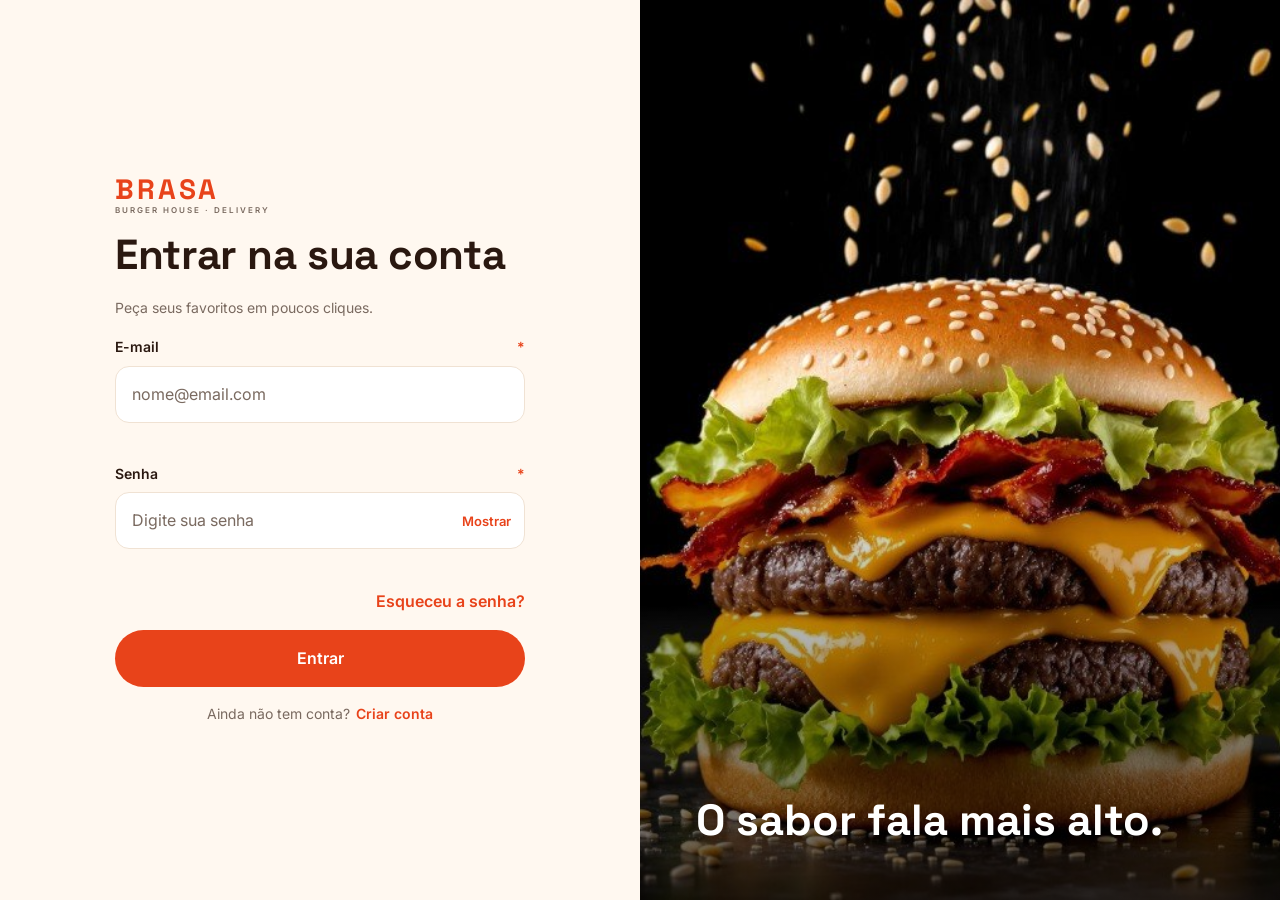
<file: perfil.html>
<!DOCTYPE html>
<html lang="pt-BR">
<head>
<meta charset="utf-8">
<meta name="viewport" content="width=device-width, initial-scale=1">
<title>Meu Perfil — BRASA Burger House</title>
<meta name="description" content="BRASA Burger House — hambúrgueres artesanais com delivery. O sabor fala mais alto.">
<link rel="preconnect" href="https://fonts.googleapis.com">
<link rel="preconnect" href="https://fonts.gstatic.com" crossorigin>
<link href="https://fonts.googleapis.com/css2?family=Inter:wght@400;500;600&family=Space+Grotesk:wght@700&display=swap" rel="stylesheet">
<link rel="stylesheet" href="style.css">
<script>try{document.documentElement.dataset.theme=JSON.parse(localStorage.getItem('brasa_theme'))||'light'}catch(e){document.documentElement.dataset.theme='light'}</script>
</head>
<body data-page="perfil">
<div class="topbar">Entrega grátis acima de R$ 50 · Use o cupom BRASA10 no primeiro pedido</div>
<header class="header">
  <div class="container nav">
    <a class="logo" href="index.html" aria-label="BRASA Burger House — início"><b>BRASA</b><small>BURGER HOUSE · DELIVERY</small></a>
    <form class="search" action="cardapio.html" role="search"><input type="search" name="q" placeholder="Buscar hambúrgueres, combos, bebidas..." aria-label="Buscar"></form>
    <nav class="links" aria-label="Principal">
      <a data-nav="home" href="index.html">Início</a>
      <a data-nav="cardapio" href="cardapio.html">Cardápio</a>
      <a data-nav="pedidos" href="pedidos.html">Meus Pedidos</a>
    </nav>
    <div class="actions">
      <button class="icon-btn" id="themeBtn" aria-label="Alternar entre modo claro e escuro" title="Alternar tema"><span class="ico-sun">☀</span><span class="ico-moon">☾</span></button>
      <span id="authArea"></span>
      <a class="btn btn-soft btn-sm cart-link" href="carrinho.html" data-nav="carrinho">Carrinho · <span id="cartCount">0</span></a>
    </div>
  </div>
</header>
<main class="container page">
  <h1>Meu Perfil</h1>
  <div class="profile">
    <aside class="side" aria-label="Menu do perfil">
      <div class="who"><div class="avatar" id="avatar">BR</div><div><b id="pName"></b><small id="pEmail"></small></div></div>
      <span class="mi on">Meus dados</span>
      <a href="pedidos.html">Meus pedidos <span>›</span></a>
      <div class="mi"><span id="themeLabel">Alternar tema</span><button class="switch" id="themeSwitch" role="switch" aria-checked="false" aria-labelledby="themeLabel"></button></div>
      <button class="mi out" id="logout">Sair da conta</button>
    </aside>
    <section class="pcard">
      <header><div><h2 id="pTitle">Meus dados</h2><p class="muted">Suas informações pessoais e de entrega.</p></div><button class="btn btn-pri btn-sm" id="editBtn" type="button">Editar dados</button></header>
      <form class="form" id="profileForm" novalidate>
        <div class="form-grid">
          <div class="full"><div class="field" data-field="name"><label for="name">Nome completo<span class="req" aria-hidden="true">*</span><span class="counter">0/80</span></label><div class="input-wrap"><input id="name" name="name" type="text" placeholder="Maria Silva Souza" maxlength="80" required aria-required="true"></div><p class="msg" role="alert"></p></div></div>
          <div class="field" data-field="cpf"><label for="cpf">CPF<span class="req" aria-hidden="true">*</span><span class="counter">0/14</span></label><div class="input-wrap"><input id="cpf" name="cpf" type="text" placeholder="000.000.000-00" maxlength="14" inputmode="numeric" required aria-required="true"></div><p class="msg" role="alert"></p></div>
          <div class="field" data-field="phone"><label for="phone">Telefone<span class="req" aria-hidden="true">*</span><span class="counter">0/15</span></label><div class="input-wrap"><input id="phone" name="phone" type="tel" placeholder="(00) 00000-0000" maxlength="15" inputmode="tel" required aria-required="true"></div><p class="msg" role="alert"></p></div>
          <div class="field" data-field="birth"><label for="birth">Data de nascimento<span class="req" aria-hidden="true">*</span><span class="counter">0/10</span></label><div class="input-wrap"><input id="birth" name="birth" type="text" placeholder="DD/MM/AAAA" maxlength="10" inputmode="numeric" required aria-required="true"></div><p class="msg" role="alert"></p></div>
          <div class="field" data-field="email"><label for="email">E-mail<span class="req" aria-hidden="true">*</span><span class="counter">0/80</span></label><div class="input-wrap"><input id="email" name="email" type="email" placeholder="nome@email.com" maxlength="80" inputmode="email" required aria-required="true"></div><p class="msg" role="alert"></p></div>
          <div class="full"><div class="field" data-field="address"><label for="address">Endereço de entrega<span class="req" aria-hidden="true">*</span><span class="counter">0/120</span></label><div class="input-wrap"><input id="address" name="address" type="text" placeholder="Rua, número, bairro, cidade" maxlength="120" required aria-required="true"></div><p class="msg" role="alert"></p></div></div>
        </div>
        <div class="btn-row"><button class="btn btn-ghost" id="cancelBtn" type="button" hidden>Cancelar</button><button class="btn btn-pri" id="saveBtn" type="submit" hidden>Salvar alterações</button></div>
      </form>
    </section>
  </div>
</main>
<footer class="footer">
  <div class="container">
    <div class="foot-grid">
      <div><b class="brand">BRASA</b><p>BURGER HOUSE · DELIVERY</p><p style="margin-top:8px">O sabor fala mais alto.</p></div>
      <div><h4>Navegação</h4><ul><li><a href="index.html">Início</a></li><li><a href="cardapio.html">Cardápio</a></li><li><a href="index.html#cupons">Promoções</a></li><li><a href="pedidos.html">Meus Pedidos</a></li></ul></div>
      <div><h4>Contato (demonstrativo)</h4><ul><li>(31) 99999-0000</li><li>contato@brasa.demo</li><li>Rua das Brasas, 123</li></ul></div>
      <div><h4>Redes sociais</h4><ul><li><a href="#">Instagram</a></li><li><a href="#">WhatsApp</a></li><li><a href="#">Facebook</a></li></ul></div>
    </div>
    <p class="copy">© 2026 BRASA Burger House. Todos os direitos reservados. Projeto acadêmico — dados fictícios.</p>
  </div>
</footer>
<nav class="bnav" aria-label="Navegação inferior">
  <a data-nav="home" href="index.html">Início</a>
  <a data-nav="cardapio" href="cardapio.html">Cardápio</a>
  <a data-nav="carrinho" href="carrinho.html">Carrinho<i id="cartCountM"></i></a>
  <a data-nav="pedidos" href="pedidos.html">Pedidos</a>
  <a data-nav="perfil" href="perfil.html">Perfil</a>
</nav>
<script src="script.js"></script>
</body>
</html>
</file>
<file: style.css>
/* ==========================================================
   BRASA — Burger House · style.css
   Temas: claro (padrão aprovado) e escuro "warm" via data-theme
   ========================================================== */
:root,
[data-theme="light"]{
  --bg:#FFF8F0; --card:#FFFFFF; --tx:#2A1810; --sec:#7A6A60; --bd:#F0E2D3;
  --pri:#E8431A; --pri-h:#C93610; --pt:#FFFFFF; --acc:#FFB800; --at:#2A1810;
  --soft:#FFF1DF; --nav:#FFFFFF; --input:#FFFFFF; --ok:#1F9D55; --err:#D93025;
  --logo:#E8431A; --foot:#2A1810; --foot-tx:#FFFFFF; --foot-sec:#BFAEA0;
  --hero1:#E84416; --hero2:#E84416; --cat-bg:#F6E4D0;
  --cpn-a1:#FFC83D; --cpn-a2:#FFB800; --cpn-b:#2A1810; --cpn-b-tx:#FFFFFF;
  --promo:#2A1810; --promo-tx:#FFFFFF; --promo-sec:#E9D9CB;
  --dim:rgba(42,24,16,.6); --shadow:0 8px 28px rgba(42,24,16,.08);
}
[data-theme="dark"]{
  --bg:#211B18; --card:#332821; --tx:#FFF0D9; --sec:#C5B5A8; --bd:#4A3930;
  --pri:#FF713D; --pri-h:#FF8A5E; --pt:#2A1810; --acc:#E0A15A; --at:#2A1810;
  --soft:#2A211C; --nav:#211B18; --input:#2A211C; --ok:#4CC38A; --err:#FF6B5E;
  --logo:#FFF0D9; --foot:#1A1512; --foot-tx:#FFF0D9; --foot-sec:#C5B5A8;
  --hero1:#E84416; --hero2:#E84416; --cat-bg:#B9783A;
  --cpn-a1:#EDB070; --cpn-a2:#C98240; --cpn-b:#3D2C23; --cpn-b-tx:#FFF0D9;
  --promo:#2A211C; --promo-tx:#FFF0D9; --promo-sec:#C5B5A8;
  --dim:rgba(0,0,0,.65); --shadow:0 8px 28px rgba(0,0,0,.3);
}

*{box-sizing:border-box;margin:0;padding:0}
html{scroll-behavior:smooth}
body{font-family:'Inter',system-ui,sans-serif;background:var(--bg);color:var(--tx);line-height:1.55;-webkit-font-smoothing:antialiased;transition:background .25s,color .25s}
body.noscroll{overflow:hidden}
img{display:block;max-width:100%}
a{color:inherit;text-decoration:none}
button{font:inherit;color:inherit;background:none;border:0;cursor:pointer}
input,textarea{font:inherit;color:inherit}
h1,h2,h3{font-family:'Space Grotesk',system-ui,sans-serif;line-height:1.1;letter-spacing:-.01em}
:focus-visible{outline:3px solid var(--pri);outline-offset:2px}
.container{width:min(1344px,100% - 48px);margin-inline:auto}
[hidden]{display:none!important}

/* ---------- Botões ---------- */
.btn{display:inline-flex;align-items:center;justify-content:center;gap:8px;padding:14px 28px;border-radius:999px;font-weight:600;font-size:15px;transition:transform .15s,filter .15s,background .15s;white-space:nowrap}
.btn:active{transform:scale(.97)}
.btn-sm{padding:10px 18px;font-size:14px}
.btn-block{width:100%;padding-block:16px;font-size:16px}
.btn-pri{background:var(--pri);color:var(--pt)}
.btn-pri:hover{background:var(--pri-h)}
.btn-ghost{border:1.5px solid color-mix(in srgb,var(--tx) 35%,transparent)}
.btn-ghost:hover{background:var(--soft)}
.btn-soft{background:var(--soft);border:1px solid var(--bd)}
.btn-soft:hover{border-color:var(--pri)}
.btn-dark{background:#2A1810;color:#FFF0D9}
.btn-dark:hover{filter:brightness(1.25)}
.btn-light-ghost{border:1.5px solid rgba(255,255,255,.7);color:#fff}
.btn-light-ghost:hover{background:rgba(255,255,255,.15)}
.btn-danger{border:1.5px solid color-mix(in srgb,var(--err) 60%,transparent);color:var(--err)}
.icon-btn{width:42px;height:42px;border-radius:50%;border:1px solid var(--bd);background:var(--soft);display:grid;place-items:center;font-size:18px}
.icon-btn:hover{border-color:var(--pri)}
[data-theme="light"] .ico-moon,[data-theme="dark"] .ico-sun{display:none}
:root:not([data-theme]) .ico-moon{display:none}

/* ---------- Cabeçalho ---------- */
.topbar{background:var(--acc);color:var(--at);text-align:center;font-size:13px;font-weight:600;padding:9px 16px}
.header{position:sticky;top:0;z-index:50;background:var(--nav);border-bottom:1px solid var(--bd)}
.nav{display:flex;align-items:center;justify-content:space-between;gap:20px;padding-block:14px}
.logo{display:flex;flex-direction:column;line-height:1}
.logo b{font-family:'Space Grotesk',sans-serif;font-size:28px;letter-spacing:.1em;color:var(--logo)}
.logo small{font-size:8px;letter-spacing:.25em;font-weight:600;color:var(--sec);margin-top:3px}
.search input{width:min(360px,28vw);padding:12px 20px;border-radius:999px;border:1px solid var(--bd);background:var(--bg)}
.search input::placeholder{color:var(--sec)}
.links{display:flex;gap:28px;font-weight:500;font-size:15px}
.links a[aria-current="page"],.bnav a[aria-current="page"]{color:var(--pri)}
.links a:hover{color:var(--pri)}
.actions{display:flex;align-items:center;gap:10px}
#authArea{display:flex;gap:8px}
.cart-link[aria-current="page"]{border-color:var(--pri)}

/* ---------- Banner (hero) ---------- */
.hero{margin-top:32px;border-radius:36px;background:linear-gradient(120deg,var(--hero1),var(--hero2));color:#fff;display:grid;grid-template-columns:1.1fr .9fr;gap:40px;align-items:center;padding:48px 48px 48px 64px;overflow:hidden;box-shadow:var(--shadow)}
.eyebrow{display:inline-block;font-size:12px;font-weight:600;letter-spacing:.25em;background:rgba(255,255,255,.2);padding:8px 14px;border-radius:999px}
.hero h1{font-size:clamp(44px,6vw,80px);margin:20px 0 18px;line-height:.98}
.hero p{font-size:18px;max-width:520px;opacity:.95}
.hero-actions{display:flex;flex-wrap:wrap;gap:12px;margin-top:28px}
.pills{display:flex;flex-wrap:wrap;gap:10px;list-style:none;margin-top:24px}
.pills li{font-size:13px;font-weight:500;padding:8px 14px;border-radius:999px;background:rgba(255,255,255,.18)}
.pills-soft li{background:var(--card);border:1px solid var(--bd);color:var(--sec)}
.hero-img{border-radius:28px;overflow:hidden;aspect-ratio:1/1;background:#111}
.hero-img img{width:100%;height:100%;object-fit:cover}

/* ---------- Seções ---------- */
.section{padding-block:48px}
.section h2,.page h1{font-size:clamp(28px,3vw,36px);margin-bottom:24px}
.page{padding-block:40px 72px}
.page h1{font-size:clamp(36px,5vw,56px);margin-bottom:10px}
.page-head p{color:var(--sec);font-size:18px}
.band{background:var(--soft)}
.band .section,.band{padding-block:48px}
.head{display:flex;justify-content:space-between;align-items:baseline;gap:12px;flex-wrap:wrap}
.link{color:var(--pri);font-weight:600}
.cats{display:grid;grid-template-columns:repeat(5,1fr);gap:20px}
.cat{display:flex;flex-direction:column;gap:12px;font-weight:600}
.cat .ph{border-radius:22px;overflow:hidden;aspect-ratio:4/3;background:var(--cat-bg);transition:transform .2s}
.cat:hover .ph{transform:translateY(-4px)}
.cat img{width:100%;height:100%;object-fit:cover}
.coupons{display:grid;grid-template-columns:1fr 1fr;gap:24px}
.coupon{display:flex;justify-content:space-between;align-items:center;gap:16px;padding:28px 32px;border-radius:24px}
.coupon small{font-size:11px;font-weight:600;letter-spacing:.25em;opacity:.8}
.coupon strong{display:block;font-family:'Space Grotesk',sans-serif;font-size:32px;line-height:1.1}
.coupon p{font-size:14px;opacity:.9}
.coupon-a{background:linear-gradient(120deg,var(--cpn-a1),var(--cpn-a2));color:#2A1810}
.coupon-b{background:var(--cpn-b);color:var(--cpn-b-tx);border:1px solid var(--bd)}
.coupon-b .btn-dark{background:var(--acc);color:var(--at)}

/* ---------- Produtos ---------- */
.grid{display:grid;grid-template-columns:repeat(4,1fr);gap:28px}
.card{display:flex;flex-direction:column;gap:12px;padding:12px 12px 18px;border-radius:24px;background:var(--card);border:1px solid var(--bd);transition:transform .2s,box-shadow .2s}
.card:hover{transform:translateY(-4px);box-shadow:var(--shadow)}
.card-img{display:block;border-radius:16px;overflow:hidden;aspect-ratio:3/2;background:var(--cat-bg)}
.card-img img{width:100%;height:100%;object-fit:cover}
.card-body{display:flex;flex-direction:column;gap:5px;padding-inline:6px;flex:1}
.meta{font-size:12px;font-weight:500;color:var(--sec)}
.card h3{font-size:21px;cursor:pointer}
.card p{font-size:13px;color:var(--sec);line-height:1.45}
.card-foot{display:flex;justify-content:space-between;align-items:center;margin-top:auto;padding-top:10px}
.price{font-family:'Space Grotesk',sans-serif;font-size:22px;color:var(--pri)}
.add{width:42px;height:42px;border-radius:50%;background:var(--pri);color:var(--pt);font-size:24px;font-weight:600;line-height:1;transition:transform .15s,background .15s}
.add:hover{background:var(--pri-h);transform:scale(1.08)}

/* ---------- Combo e Sobre ---------- */
.promo{margin-top:24px;display:grid;grid-template-columns:1.05fr .95fr;gap:48px;align-items:center;padding:24px 56px 24px 24px;border-radius:36px;background:var(--promo);color:var(--promo-tx);border:1px solid var(--bd)}
.promo-img{border-radius:26px;overflow:hidden;aspect-ratio:16/10;background:#fff}
.promo-img img{width:100%;height:100%;object-fit:cover}
.promo small{font-size:13px;font-weight:600;letter-spacing:.25em;color:var(--pri)}
.promo h2{font-size:clamp(34px,4vw,52px);margin:10px 0 14px}
.promo p{color:var(--promo-sec);font-size:17px;max-width:480px}
.promo .big{font-family:'Space Grotesk',sans-serif;font-size:40px;font-weight:700;color:var(--pri);margin:18px 0}
.promo .big s{font-family:'Inter',sans-serif;font-size:16px;font-weight:400;color:var(--promo-sec);margin-left:10px}
.about{display:grid;grid-template-columns:1fr 1fr;gap:56px;align-items:center}
.about small{font-size:13px;font-weight:600;letter-spacing:.25em;color:var(--pri)}
.about h2{font-size:clamp(32px,4vw,44px);margin:12px 0 16px}
.about p{color:var(--sec);font-size:17px}
.about-img{border-radius:28px;overflow:hidden;aspect-ratio:5/4}
.about-img img{width:100%;height:100%;object-fit:cover}

/* ---------- Rodapé ---------- */
.footer{background:var(--foot);color:var(--foot-tx);margin-top:48px;padding-block:48px 28px}
.foot-grid{display:grid;grid-template-columns:1.4fr 1fr 1fr 1fr;gap:32px}
.footer b.brand{font-family:'Space Grotesk',sans-serif;font-size:30px;letter-spacing:.1em}
.footer h4{font-size:14px;margin-bottom:12px}
.footer li{list-style:none;font-size:14px;color:var(--foot-sec);margin-bottom:8px}
.footer li a:hover{color:var(--foot-tx)}
.footer p{font-size:14px;color:var(--foot-sec)}
.copy{margin-top:32px;font-size:12px;color:var(--foot-sec)}

/* ---------- Cardápio ---------- */
.searchbar input{width:min(760px,100%);margin-top:24px;padding:18px 24px;border-radius:999px;border:1px solid var(--bd);background:var(--card);font-size:16px}
.searchbar input::placeholder{color:var(--sec)}
.chips{display:flex;gap:10px;margin:20px 0 8px;overflow-x:auto;padding-bottom:6px;scrollbar-width:none}
.chips::-webkit-scrollbar{display:none}
.chip{flex:none;padding:11px 22px;border-radius:999px;border:1px solid var(--bd);background:var(--card);font-weight:500;font-size:14px}
.chip:hover{border-color:var(--pri)}
.chip.active{background:var(--pri);color:var(--pt);border-color:var(--pri)}
.count{color:var(--sec);font-size:14px;margin:8px 0 20px}

/* ---------- Estados vazios ---------- */
.empty{display:flex;flex-direction:column;align-items:center;text-align:center;gap:16px;padding:72px 24px}
.empty .ic{width:120px;height:120px;border-radius:50%;display:grid;place-items:center;background:var(--soft);border:1px solid var(--bd);font:700 44px 'Space Grotesk',sans-serif;color:var(--pri)}
.empty h2{font-size:clamp(26px,3vw,34px);margin:0}
.empty p{color:var(--sec);max-width:420px}

/* ---------- Formulários ---------- */
.field{display:flex;flex-direction:column;gap:8px}
.field label{display:flex;justify-content:space-between;align-items:center;font-weight:600;font-size:14px}
.req{color:var(--pri);margin-left:3px}
.counter{font-size:12px;font-weight:400;color:var(--sec);margin-left:auto}
.input-wrap{position:relative;display:flex;align-items:center}
.input-wrap input,.input-wrap textarea{width:100%;padding:15px 16px;border-radius:14px;border:1px solid var(--bd);background:var(--input);transition:border-color .15s}
.input-wrap input::placeholder{color:var(--sec)}
.input-wrap input:focus{border-color:var(--pri);outline:none;box-shadow:0 0 0 3px color-mix(in srgb,var(--pri) 25%,transparent)}
.input-wrap input:disabled{background:var(--soft);cursor:default}
.toggle-pass{position:absolute;right:14px;font-size:13px;font-weight:600;color:var(--pri)}
.msg{font-size:12px;min-height:16px;color:var(--sec)}
.field.is-error input{border-color:var(--err)}
.field.is-error .msg{color:var(--err)}
.field.is-ok input{border-color:var(--ok)}
.field.is-ok .msg{color:var(--ok)}
.form-error{padding:12px 16px;border-radius:12px;font-size:14px;background:color-mix(in srgb,var(--err) 14%,transparent);color:var(--err);border:1px solid color-mix(in srgb,var(--err) 40%,transparent)}
.form{display:flex;flex-direction:column;gap:16px}
.form-grid{display:grid;grid-template-columns:1fr 1fr;gap:20px}
.form-grid .full{grid-column:1/-1}
.muted{color:var(--sec);font-size:14px}
.row-end{display:flex;justify-content:flex-end}
.alt{display:flex;gap:6px;justify-content:center;font-size:14px;color:var(--sec)}
.alt a{color:var(--pri);font-weight:600}

/* ---------- Login / Cadastro ---------- */
.auth{display:grid;grid-template-columns:1fr 1fr;min-height:100vh}
.auth-form{display:flex;flex-direction:column;justify-content:center;gap:18px;padding:48px clamp(24px,9vw,140px);max-width:720px;width:100%;margin-inline:auto}
.auth-form h1{font-size:clamp(32px,4vw,42px)}
.auth-photo{position:relative;background:#111}
.auth-photo img{position:absolute;inset:0;width:100%;height:100%;object-fit:cover}
.auth-photo::after{content:"";position:absolute;inset:0;background:linear-gradient(to top,rgba(0,0,0,.65),transparent 55%)}
.auth-photo p{position:absolute;z-index:1;left:56px;bottom:56px;right:56px;font:700 clamp(32px,3.4vw,46px) 'Space Grotesk',sans-serif;color:#fff;line-height:1.05}
.reg-card{width:min(880px,100%);margin:48px auto 72px;padding:44px 48px;border-radius:28px;background:var(--card);border:1px solid var(--bd);box-shadow:var(--shadow)}
.reg-card h1{font-size:clamp(32px,4vw,40px);margin-bottom:6px}
.reg-card .muted{margin-bottom:22px}

/* ---------- Carrinho ---------- */
.cart-layout{display:grid;grid-template-columns:1fr 432px;gap:32px;align-items:start;margin-top:28px}
.items{display:flex;flex-direction:column;gap:16px}
.item{display:grid;grid-template-columns:110px 1fr auto auto;gap:18px;align-items:center;padding:16px 20px 16px 16px;border-radius:24px;background:var(--card);border:1px solid var(--bd)}
.item-img{width:110px;height:110px;border-radius:18px;overflow:hidden;background:var(--cat-bg)}
.item-img img{width:100%;height:100%;object-fit:cover}
.item h3{font-size:21px}
.item .unit{color:var(--pri);font-weight:600;font-size:14px}
.item .note{font-size:12px;color:var(--sec);margin-top:2px}
.stepper{display:inline-flex;align-items:center;gap:4px;padding:4px;border-radius:999px;background:var(--soft);border:1px solid var(--bd)}
.stepper button{width:34px;height:34px;border-radius:50%;font-size:18px;font-weight:600}
.stepper button:last-child{background:var(--pri);color:var(--pt)}
.stepper span{min-width:28px;text-align:center;font-weight:600}
.item-end{display:flex;flex-direction:column;align-items:flex-end;gap:6px}
.item-end strong{font:700 20px 'Space Grotesk',sans-serif}
.rm{font-size:13px;color:var(--sec)}
.rm:hover{color:var(--err)}
.summary{position:sticky;top:104px;display:flex;flex-direction:column;gap:16px;padding:28px;border-radius:24px;background:var(--card);border:1px solid var(--bd)}
.summary h2{font-size:22px;margin:0}
.sum-row{display:flex;justify-content:space-between;font-size:15px;color:var(--sec)}
.sum-row b{color:var(--tx);font-weight:500}
.sum-total{display:flex;justify-content:space-between;align-items:center;padding-top:16px;border-top:1px solid var(--bd);font-weight:600;font-size:18px}
.sum-total b{font:700 30px 'Space Grotesk',sans-serif;color:var(--pri)}
.coupon-form{display:flex;gap:8px;padding:8px 8px 8px 16px;border-radius:14px;background:var(--input);border:1px solid var(--bd)}
.coupon-form input{flex:1;min-width:0;border:0;background:none;outline:none}
.coupon-msg{font-size:12px;min-height:16px}
.coupon-msg.ok{color:var(--ok)}.coupon-msg.err{color:var(--err)}

/* ---------- Pedidos ---------- */
.orders{display:grid;grid-template-columns:1fr 1fr;gap:24px;margin-top:12px}
.order{display:flex;flex-direction:column;gap:14px;padding:20px 22px;border-radius:24px;background:var(--card);border:1px solid var(--bd)}
.order-top{display:flex;justify-content:space-between;align-items:flex-start;gap:12px}
.order h3{font-size:22px}
.order .date{font-size:13px;color:var(--sec)}
.order-mid{display:flex;align-items:center;gap:14px}
.thumbs{display:flex}
.thumbs img{width:56px;height:56px;object-fit:cover;border-radius:14px;border:3px solid var(--card);margin-left:-10px;background:var(--cat-bg)}
.thumbs img:first-child{margin-left:0}
.order-mid p{font-size:14px;color:var(--sec);line-height:1.4}
.order-bot{display:flex;justify-content:space-between;align-items:center}
.order-bot small{display:block;font-size:12px;color:var(--sec)}
.order-bot strong{font:700 24px 'Space Grotesk',sans-serif;color:var(--pri)}
.badge{--c:#D99A00;display:inline-flex;align-items:center;gap:6px;padding:6px 12px;border-radius:999px;font-size:12px;font-weight:600;color:var(--c);background:color-mix(in srgb,var(--c) 16%,transparent);white-space:nowrap}
.badge::before{content:"";width:8px;height:8px;border-radius:50%;background:var(--c)}
.st-em-preparo{--c:#F0701E}.st-saiu-para-entrega{--c:#3B82F6}.st-entregue{--c:#22A15F}.st-cancelado{--c:#E5534B}

/* ---------- Perfil ---------- */
.profile{display:grid;grid-template-columns:300px 1fr;gap:32px;align-items:start;margin-top:28px}
.side{display:flex;flex-direction:column;gap:6px;padding:24px 20px;border-radius:24px;background:var(--card);border:1px solid var(--bd)}
.who{display:flex;align-items:center;gap:14px;padding-bottom:16px}
.avatar{width:56px;height:56px;border-radius:50%;display:grid;place-items:center;background:var(--pri);color:var(--pt);font:700 20px 'Space Grotesk',sans-serif;flex:none}
.who b{display:block;font:700 18px 'Space Grotesk',sans-serif}
.who small{color:var(--sec);font-size:12px;word-break:break-all}
.side a,.side button.mi,.side .mi{display:flex;justify-content:space-between;align-items:center;padding:12px 14px;border-radius:14px;font-weight:500;text-align:left;width:100%}
.side a:hover,.side .mi:hover{background:var(--soft)}
.side .on{background:var(--soft);color:var(--pri);font-weight:600}
.side .out{color:var(--err);font-weight:600}
.switch{width:46px;height:26px;border-radius:13px;background:var(--bd);position:relative;transition:background .2s;flex:none}
.switch::after{content:"";position:absolute;top:3px;left:3px;width:20px;height:20px;border-radius:50%;background:#fff;transition:transform .2s}
.switch[aria-checked="true"]{background:var(--pri)}
.switch[aria-checked="true"]::after{transform:translateX(20px)}
.pcard{padding:36px 40px;border-radius:28px;background:var(--card);border:1px solid var(--bd)}
.pcard header{display:flex;justify-content:space-between;align-items:center;gap:12px;margin-bottom:24px;flex-wrap:wrap}
.pcard h2{font-size:36px}
.btn-row{display:flex;gap:12px;flex-wrap:wrap;margin-top:24px}

/* ---------- Modal / Toast ---------- */
.overlay{position:fixed;inset:0;z-index:100;background:var(--dim);display:flex;align-items:center;justify-content:center;padding:20px;animation:fade .2s}
.modal{width:min(620px,100%);max-height:calc(100vh - 40px);overflow:auto;padding:34px 36px;border-radius:28px;background:var(--card);border:1px solid var(--bd);display:flex;flex-direction:column;gap:14px;animation:pop .22s}
.modal h2{font-size:28px;margin:0}
.modal .x{position:absolute}
.modal-top{display:flex;justify-content:space-between;align-items:center;gap:12px}
.close{font-size:22px;color:var(--sec);width:36px;height:36px;border-radius:50%}
.close:hover{background:var(--soft)}
.sec-t{font-size:13px;font-weight:600;letter-spacing:.1em;color:var(--pri);text-transform:uppercase;margin-top:6px}
.mrow{display:flex;justify-content:space-between;gap:12px;font-size:15px;color:var(--sec)}
.mrow b{color:var(--tx);font-weight:500;white-space:nowrap}
.mtotal{display:flex;justify-content:space-between;align-items:center;font-weight:600;font-size:17px;padding-top:8px}
.mtotal b{font:700 30px 'Space Grotesk',sans-serif;color:var(--pri)}
.pay{display:flex;gap:10px;flex-wrap:wrap}
.pay label{cursor:pointer}
.pay input{position:absolute;opacity:0;pointer-events:none}
.pay span{display:inline-block;padding:11px 20px;border-radius:999px;border:1.5px solid var(--bd);font-weight:600;font-size:14px}
.pay input:checked+span{background:var(--pri);border-color:var(--pri);color:var(--pt)}
.pay input:focus-visible+span{outline:3px solid var(--pri);outline-offset:2px}
.modal-btns{display:flex;gap:12px;margin-top:8px}
.modal-btns .btn{flex:1}
.success{align-items:center;text-align:center}
.success .ok-ic{width:88px;height:88px;border-radius:50%;display:grid;place-items:center;font-size:44px;color:var(--ok);background:color-mix(in srgb,var(--ok) 18%,transparent);border:2px solid var(--ok)}
.success .num{font:700 36px 'Space Grotesk',sans-serif;color:var(--pri)}
.pimg{border-radius:20px;overflow:hidden;aspect-ratio:3/2;background:var(--cat-bg)}
.pimg img{width:100%;height:100%;object-fit:cover}
.qty-row{display:flex;justify-content:space-between;align-items:center}
.timeline{display:flex;justify-content:space-between;gap:6px;margin:6px 0}
.timeline div{flex:1;text-align:center;font-size:11px;color:var(--sec)}
.timeline i{display:block;width:14px;height:14px;border-radius:50%;background:var(--bd);margin:0 auto 6px}
.timeline .done i{background:var(--pri)}
.timeline .done{color:var(--tx)}
.toast{position:fixed;left:50%;bottom:90px;transform:translate(-50%,20px);opacity:0;pointer-events:none;background:var(--tx);color:var(--bg);padding:12px 22px;border-radius:999px;font-size:14px;font-weight:600;z-index:200;transition:.25s}
.toast.show{opacity:1;transform:translate(-50%,0)}
@keyframes fade{from{opacity:0}}
@keyframes pop{from{opacity:0;transform:translateY(12px) scale(.98)}}

/* ---------- Navegação inferior (mobile) ---------- */
.bnav{display:none}

/* ---------- Responsivo ---------- */
@media (max-width:1100px){
  .grid{grid-template-columns:repeat(3,1fr)}
  .cart-layout{grid-template-columns:1fr 360px}
  .orders{grid-template-columns:1fr}
  .search input{width:200px}
}
@media (max-width:900px){
  .links,.search{display:none}
  .cart-link{display:none}
  .container{width:min(1344px,100% - 32px)}
  .hero{grid-template-columns:1fr;padding:20px;gap:24px;border-radius:28px;margin-top:16px}
  .hero-img{order:-1;aspect-ratio:4/3;border-radius:20px}
  .hero h1{margin:14px 0}
  .hero p{font-size:16px}
  .hero-actions .btn{flex:1}
  .cats{grid-template-columns:repeat(3,1fr);gap:12px}
  .cat{font-size:13px}
  .coupons{grid-template-columns:1fr}
  .grid{grid-template-columns:repeat(2,1fr);gap:16px}
  .promo{grid-template-columns:1fr;padding:16px 16px 28px;gap:24px;border-radius:28px}
  .about{grid-template-columns:1fr;gap:24px}
  .foot-grid{grid-template-columns:1fr 1fr}
  .cart-layout,.profile{grid-template-columns:1fr}
  .summary{position:static}
  .auth{grid-template-columns:1fr}
  .auth-photo{display:none}
  .reg-card{padding:28px 20px;margin:24px auto 48px;border-radius:24px}
  .form-grid{grid-template-columns:1fr}
  .pcard{padding:24px 20px}
  .bnav{display:grid;grid-template-columns:repeat(5,1fr);position:fixed;left:0;right:0;bottom:0;z-index:60;background:var(--nav);border-top:1px solid var(--bd);padding:12px 8px calc(12px + env(safe-area-inset-bottom));text-align:center;font-size:13px;font-weight:500;color:var(--sec)}
  .bnav a{position:relative}
  .bnav i{font-style:normal;position:absolute;top:-6px;margin-left:2px;background:var(--pri);color:var(--pt);font-size:10px;font-weight:700;min-width:16px;height:16px;border-radius:8px;display:grid;place-items:center;padding-inline:4px}
  .bnav i:empty{display:none}
  body{padding-bottom:70px}
  body[data-page="login"],body[data-page="cadastro"]{padding-bottom:0}
  body[data-page="login"] .bnav,body[data-page="cadastro"] .bnav{display:none}
  .toast{bottom:90px}
}
@media (max-width:640px){
  #authArea .btn-pri{display:none}
  .logo b{font-size:24px}
  .grid{grid-template-columns:1fr;gap:12px}
  .card{display:grid;grid-template-columns:1fr 108px;grid-template-areas:"body img";gap:14px;padding:14px;align-items:center;border-radius:22px}
  .card:hover{transform:none}
  .card-img{grid-area:img;aspect-ratio:1/1}
  .card-body{grid-area:body}
  .card h3{font-size:18px}
  .item{grid-template-columns:84px 1fr;padding:14px}
  .item-img{width:84px;height:84px;border-radius:16px}
  .item .stepper,.item-end{grid-column:1/-1}
  .item-end{flex-direction:row;justify-content:space-between;align-items:center}
  .modal{padding:26px 22px 28px;border-radius:28px}
  .overlay{align-items:flex-end;padding:0}
  .modal{border-bottom-left-radius:0;border-bottom-right-radius:0;width:100%;max-height:92vh}
  .foot-grid{grid-template-columns:1fr}
  .pcard h2{font-size:28px}
  .promo .big{font-size:34px}
}
@media (prefers-reduced-motion:reduce){*{animation:none!important;transition:none!important}html{scroll-behavior:auto}}

/* ==========================================================
   Enquadramento padronizado das imagens
   Container com proporção fixa + object-fit: cover (sem esticar).
   Ajuste fino por foto: altere o --pos (x% y%) de cada arquivo.
   ========================================================== */
.card-img,.pimg,.item-img,.cat .ph,.hero-img,.promo-img,.about-img{position:relative;overflow:hidden}
.card-img img,.pimg img,.item-img img,.cat .ph img,.hero-img img,.promo-img img,.about-img img,.auth-photo img{width:100%;height:100%;object-fit:cover;object-position:var(--pos,50% 50%)}
img[src$="cat_burger.jpg"]{--pos:50% 57%}
img[src$="cat_combo.jpg"]{--pos:50% 65%}
img[src$="cat_fries.jpg"]{--pos:50% 100%}
img[src$="cat_drink.jpg"]{--pos:50% 62%}
img[src$="cat_dessert.jpg"]{--pos:50% 60%}
img[src$="hero.jpg"]{--pos:50% 55%}
img[src$="p_double.jpg"]{--pos:50% 50%}
img[src$="p_bacon.jpg"]{--pos:50% 55%}
img[src$="sobre.jpg"]{--pos:50% 50%}
/* Foto de fundo branco do combo: mostrar inteira, sem cortar */
.promo-img img{object-fit:cover}
@media (max-width:900px){.hero-img img{object-position:50% 85%}}
img[src$="combo_double.jpg"]{--pos:30% 50%}
img[src$="combo_brasa.jpg"]{--pos:55% 50%}
</file>
